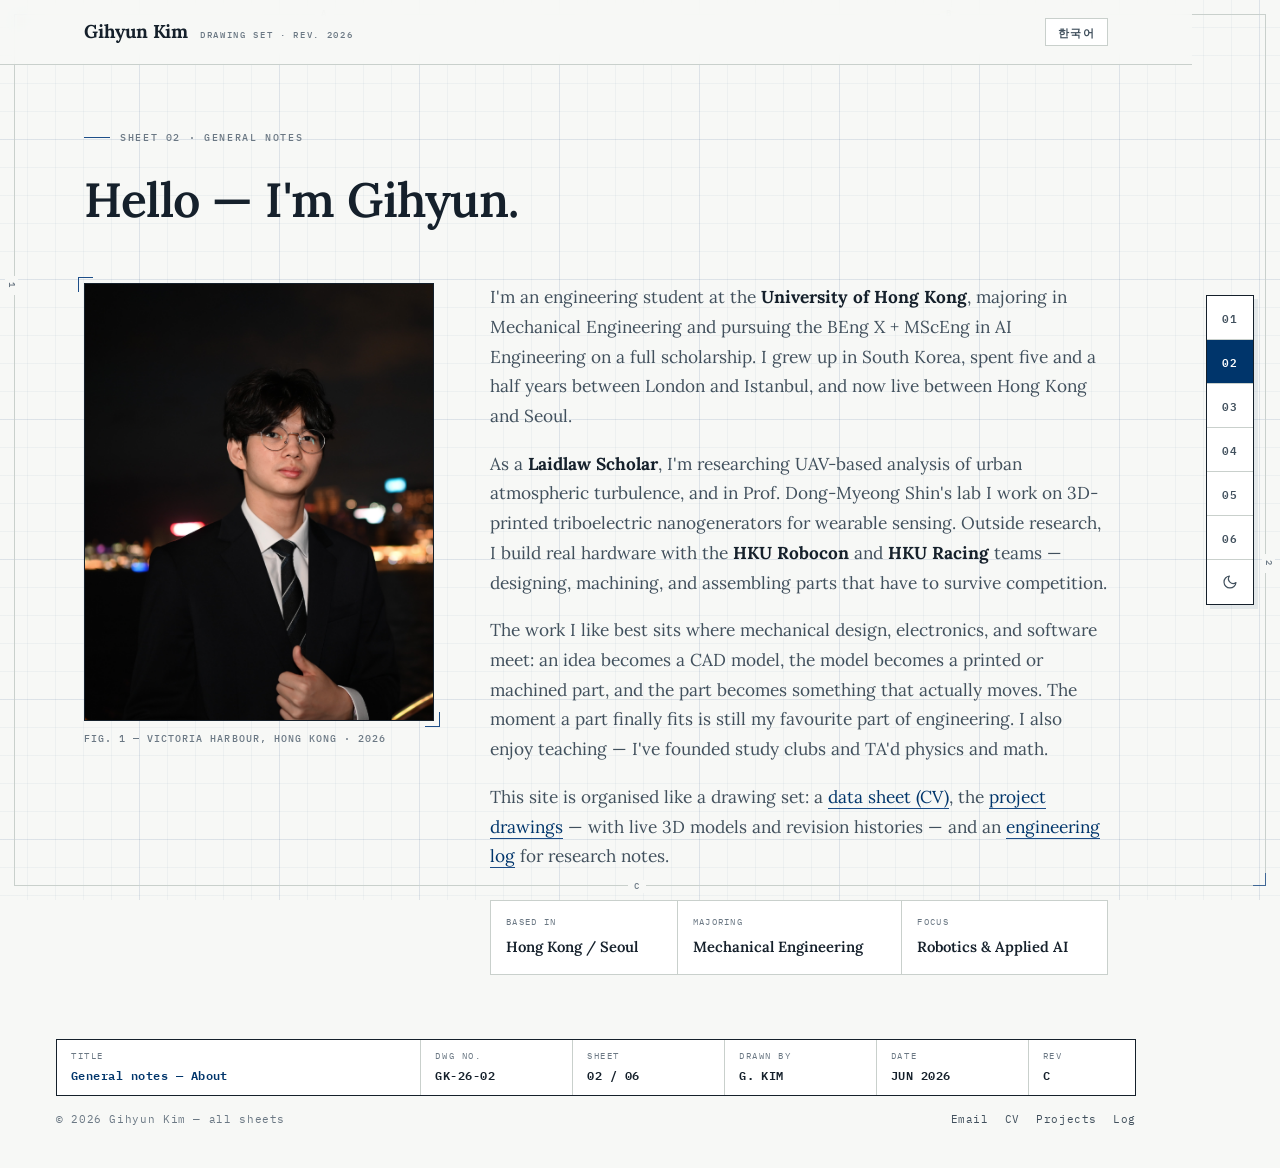
<file: about.html>
<!DOCTYPE html>
<html lang="en">
<head>
  <meta charset="UTF-8" />
  <meta name="viewport" content="width=device-width, initial-scale=1.0" />
  <meta name="theme-color" content="#f7f8f6" media="(prefers-color-scheme: light)" />
  <meta name="theme-color" content="#0f1722" media="(prefers-color-scheme: dark)" />
  <title>About — Gihyun Kim</title>
  <meta name="description" content="About Gihyun Kim — engineering student at HKU." />
  <meta property="og:type" content="website" />
  <meta property="og:title" content="About — Gihyun Kim" />
  <meta property="og:description" content="Engineering student at HKU working across robotics, mechanical design, and applied AI." />
  <meta property="og:image" content="https://kim-gihyun.github.io/assets/og-card.png" />
  <meta property="og:image:width" content="1200" />
  <meta property="og:image:height" content="630" />
  <meta name="twitter:image" content="https://kim-gihyun.github.io/assets/og-card.png" />
  <meta property="og:url" content="https://kim-gihyun.github.io/about.html" />
  <meta name="twitter:card" content="summary_large_image" />
  <link rel="icon" href="assets/favicon.svg" type="image/svg+xml" />
  <script>(function(){try{var t=localStorage.getItem('theme');if(t==='dark'||(!t&&window.matchMedia&&matchMedia('(prefers-color-scheme:dark)').matches))document.documentElement.classList.add('dark');}catch(e){}})();</script>
  <link rel="stylesheet" href="style.css?v=62" />
</head>
<body>

  <header class="topbar">
    <div class="tb-inner">
      <a class="brand" href="index.html">Gihyun Kim <span class="brand-sub">Drawing set &middot; rev. 2026</span></a>
      <button class="nav-toggle" aria-label="Menu" aria-expanded="false"><span></span><span></span><span></span></button>
      <nav class="nav-links" aria-label="Primary">
        <a href="index.html"><i>01</i>Home</a>
        <a href="about.html" class="active"><i>02</i>About</a>
        <a href="cv.html"><i>03</i>CV</a>
        <a href="projects.html"><i>04</i>Projects</a>
        <a href="personal.html"><i>05</i>Personal</a>
        <a href="blog.html"><i>06</i>Log</a>
        <button class="theme-btn" type="button" aria-label="Toggle dark mode"></button>
      </nav>
    </div>
  </header>

  <main class="container">
    <header class="page-head reveal">
      <p class="eyebrow">Sheet 02 &middot; General notes</p>
      <h1 data-i18n="about.h1">Hello — I'm Gihyun.</h1>
    </header>

    <div class="about-grid">
      <div class="about-photo-col reveal">
        <div class="about-photo">
          <img src="assets/profile.jpg" alt="Gihyun Kim"
               onerror="this.parentNode.innerHTML='<div class=\'ph-fallback\'>Add your photo as<br>assets/profile.jpg</div>'" />
        </div>
        <p class="fig-label">Fig. 1 — Victoria Harbour, Hong Kong &middot; 2026</p>
      </div>
      <div class="about-body reveal">
        <p data-i18n="about.p1">
          I'm an engineering student at the <strong>University of Hong Kong</strong>, majoring
          in Mechanical Engineering and pursuing the BEng X + MScEng in AI Engineering on a
          full scholarship. I grew up in South Korea, spent five and a half years between
          London and Istanbul, and now live between Hong Kong and Seoul.
        </p>
        <p data-i18n="about.p2">
          As a <strong>Laidlaw Scholar</strong>, I'm researching UAV-based analysis of urban
          atmospheric turbulence, and in Prof. Dong-Myeong Shin's lab I work on 3D-printed
          triboelectric nanogenerators for wearable sensing. Outside research, I build real
          hardware with the <strong>HKU Robocon</strong> and <strong>HKU Racing</strong> teams —
          designing, machining, and assembling parts that have to survive competition.
        </p>
        <p data-i18n="about.p3">
          The work I like best sits where mechanical design, electronics, and software meet:
          an idea becomes a CAD model, the model becomes a printed or machined part, and the
          part becomes something that actually moves. The moment a part finally fits is still
          my favourite part of engineering. I also enjoy teaching — I've founded study clubs
          and TA'd physics and math.
        </p>
        <p data-i18n="about.p4">
          This site is organised like a drawing set: a <a href="cv.html">data sheet (CV)</a>,
          the <a href="projects.html">project drawings</a> — with live 3D models and revision
          histories — and an <a href="blog.html">engineering log</a> for research notes.
        </p>

        <div class="fact-row">
          <div class="fact"><span class="k" data-i18n="about.f1k">Based in</span><span class="v" data-i18n="about.f1v">Hong Kong / Seoul</span></div>
          <div class="fact"><span class="k" data-i18n="about.f2k">Majoring</span><span class="v" data-i18n="about.f2v">Mechanical Engineering</span></div>
          <div class="fact"><span class="k" data-i18n="about.f3k">Focus</span><span class="v" data-i18n="about.f3v">Robotics &amp; Applied AI</span></div>
        </div>
      </div>
    </div>
  </main>

  <footer class="titleblock">
    <div class="tb-grid">
      <div class="tb-cell tb-title"><span class="k">Title</span><b>General notes — About</b></div>
      <div class="tb-cell"><span class="k">Dwg no.</span><b>GK-26-02</b></div>
      <div class="tb-cell"><span class="k">Sheet</span><b>02 / 06</b></div>
      <div class="tb-cell"><span class="k">Drawn by</span><b>G. KIM</b></div>
      <div class="tb-cell"><span class="k">Date</span><b>JUN 2026</b></div>
      <div class="tb-cell"><span class="k">Rev</span><b>C</b></div>
    </div>
    <div class="tb-links">
      <div>&copy; <span data-year></span> Gihyun Kim — all sheets</div>
      <div class="fl">
        <a href="mailto:ghkim1106@connect.hku.hk">Email</a>
        <a href="cv.html">CV</a>
        <a href="projects.html">Projects</a>
        <a href="blog.html">Log</a>
      </div>
    </div>
  </footer>

  <script src="i18n.js?v=5"></script>
  <script src="main.js?v=57"></script>
</body>
</html>
</file>
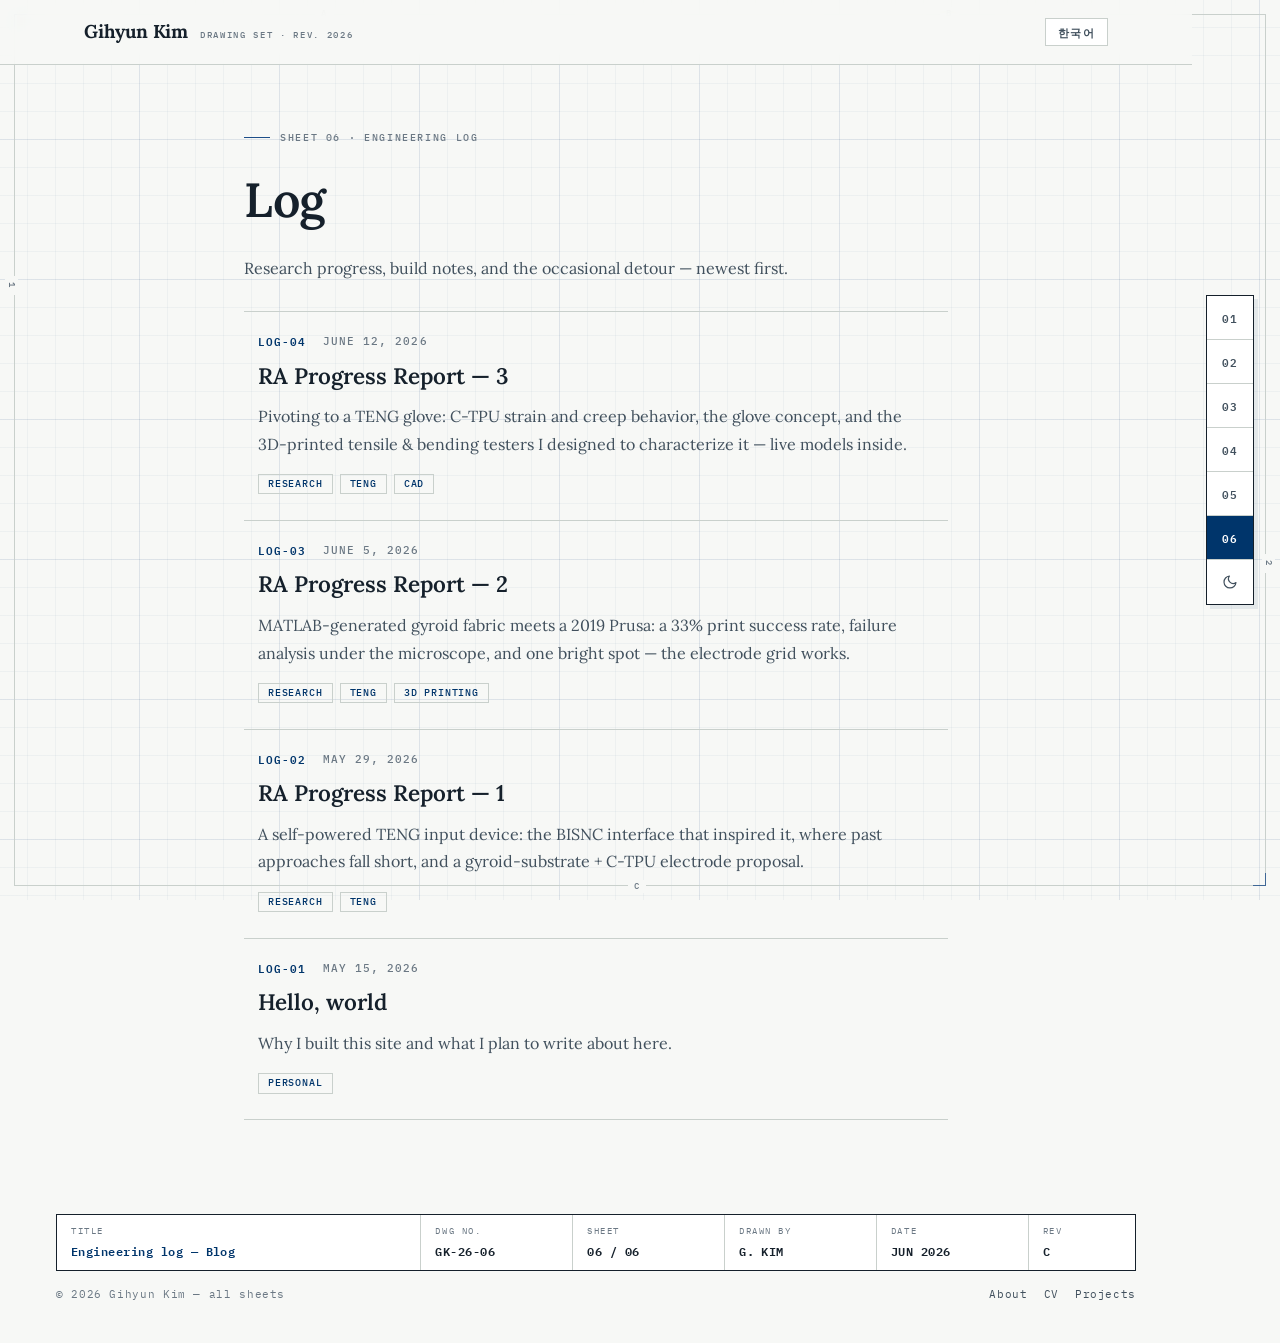
<file: blog.html>
<!DOCTYPE html>
<html lang="en">
<head>
  <meta charset="UTF-8" />
  <meta name="viewport" content="width=device-width, initial-scale=1.0" />
  <meta name="theme-color" content="#f7f8f6" media="(prefers-color-scheme: light)" />
  <meta name="theme-color" content="#0f1722" media="(prefers-color-scheme: dark)" />
  <title>Log — Gihyun Kim</title>
  <meta name="description" content="Engineering log — research progress and notes by Gihyun Kim." />
  <meta property="og:type" content="website" />
  <meta property="og:title" content="Log — Gihyun Kim" />
  <meta property="og:description" content="Research progress, project updates, and notes by Gihyun Kim." />
  <meta property="og:image" content="https://kim-gihyun.github.io/assets/og-card.png" />
  <meta property="og:image:width" content="1200" />
  <meta property="og:image:height" content="630" />
  <meta name="twitter:image" content="https://kim-gihyun.github.io/assets/og-card.png" />
  <meta property="og:url" content="https://kim-gihyun.github.io/blog.html" />
  <meta name="twitter:card" content="summary_large_image" />
  <link rel="icon" href="assets/favicon.svg" type="image/svg+xml" />
  <script>(function(){try{var t=localStorage.getItem('theme');if(t==='dark'||(!t&&window.matchMedia&&matchMedia('(prefers-color-scheme:dark)').matches))document.documentElement.classList.add('dark');}catch(e){}})();</script>
  <link rel="stylesheet" href="style.css?v=62" />
</head>
<body>

  <header class="topbar">
    <div class="tb-inner">
      <a class="brand" href="index.html">Gihyun Kim <span class="brand-sub">Drawing set &middot; rev. 2026</span></a>
      <button class="nav-toggle" aria-label="Menu" aria-expanded="false"><span></span><span></span><span></span></button>
      <nav class="nav-links" aria-label="Primary">
        <a href="index.html"><i>01</i>Home</a>
        <a href="about.html"><i>02</i>About</a>
        <a href="cv.html"><i>03</i>CV</a>
        <a href="projects.html"><i>04</i>Projects</a>
        <a href="personal.html"><i>05</i>Personal</a>
        <a href="blog.html" class="active"><i>06</i>Log</a>
        <button class="theme-btn" type="button" aria-label="Toggle dark mode"></button>
      </nav>
    </div>
  </header>

  <main class="container narrow">
    <header class="page-head reveal">
      <p class="eyebrow">Sheet 06 &middot; Engineering log</p>
      <h1>Log</h1>
      <p class="sub" data-i18n="blog.sub">Research progress, build notes, and the occasional detour — newest first.</p>
    </header>

    <section class="block" style="padding-top:20px">
      <ul class="post-list" id="post-list">
        <li class="loading">Loading entries…</li>
      </ul>
    </section>
  </main>

  <footer class="titleblock">
    <div class="tb-grid">
      <div class="tb-cell tb-title"><span class="k">Title</span><b>Engineering log — Blog</b></div>
      <div class="tb-cell"><span class="k">Dwg no.</span><b>GK-26-06</b></div>
      <div class="tb-cell"><span class="k">Sheet</span><b>06 / 06</b></div>
      <div class="tb-cell"><span class="k">Drawn by</span><b>G. KIM</b></div>
      <div class="tb-cell"><span class="k">Date</span><b>JUN 2026</b></div>
      <div class="tb-cell"><span class="k">Rev</span><b>C</b></div>
    </div>
    <div class="tb-links">
      <div>&copy; <span data-year></span> Gihyun Kim — all sheets</div>
      <div class="fl">
        <a href="about.html">About</a>
        <a href="cv.html">CV</a>
        <a href="projects.html">Projects</a>
      </div>
    </div>
  </footer>

  <script src="i18n.js?v=5"></script>
  <script src="main.js?v=57"></script>
  <script>
    fetch("posts.json")
      .then(function (r) { return r.json(); })
      .then(function (posts) {
        // log numbers run chronologically (oldest = LOG-01); display newest first
        var byDate = posts.slice().sort(function (a, b) { return a.date.localeCompare(b.date); });
        var num = {};
        byDate.forEach(function (p, i) { num[p.file] = "LOG-" + String(i + 1).padStart(2, "0"); });
        posts.sort(function (a, b) { return b.date.localeCompare(a.date); });

        var list = document.getElementById("post-list");
        if (!posts.length) { list.innerHTML = '<li class="empty">No entries yet — first sheet still on the board.</li>'; return; }
        list.innerHTML = posts.map(function (p) {
          var tags = (p.tags || []).map(function (t) { return '<span class="tag-pill">' + escapeHtml(t) + '</span>'; }).join("");
          var url = "post.html?p=" + encodeURIComponent(p.file);
          return '<li><a class="post-card-link" href="' + url + '">' +
                 '<div class="meta"><b>' + num[p.file] + '</b><span>' + formatDate(p.date) + '</span></div>' +
                 '<h3>' + escapeHtml(p.title) + '</h3>' +
                 '<p class="excerpt">' + escapeHtml(p.excerpt || "") + '</p>' +
                 '<div>' + tags + '</div></a></li>';
        }).join("");
      })
      .catch(function () {
        document.getElementById("post-list").innerHTML =
          '<li class="empty">Could not load posts. (Serve over http, not file://.)</li>';
      });

    function formatDate(s) {
      var d = new Date(s + "T00:00:00");
      if (isNaN(d)) return s;
      return d.toLocaleDateString(undefined, { year: "numeric", month: "long", day: "numeric" });
    }
    function escapeHtml(s) {
      return String(s).replace(/[&<>"']/g, function (c) {
        return { "&": "&amp;", "<": "&lt;", ">": "&gt;", '"': "&quot;", "'": "&#39;" }[c];
      });
    }
  </script>
</body>
</html>
</file>
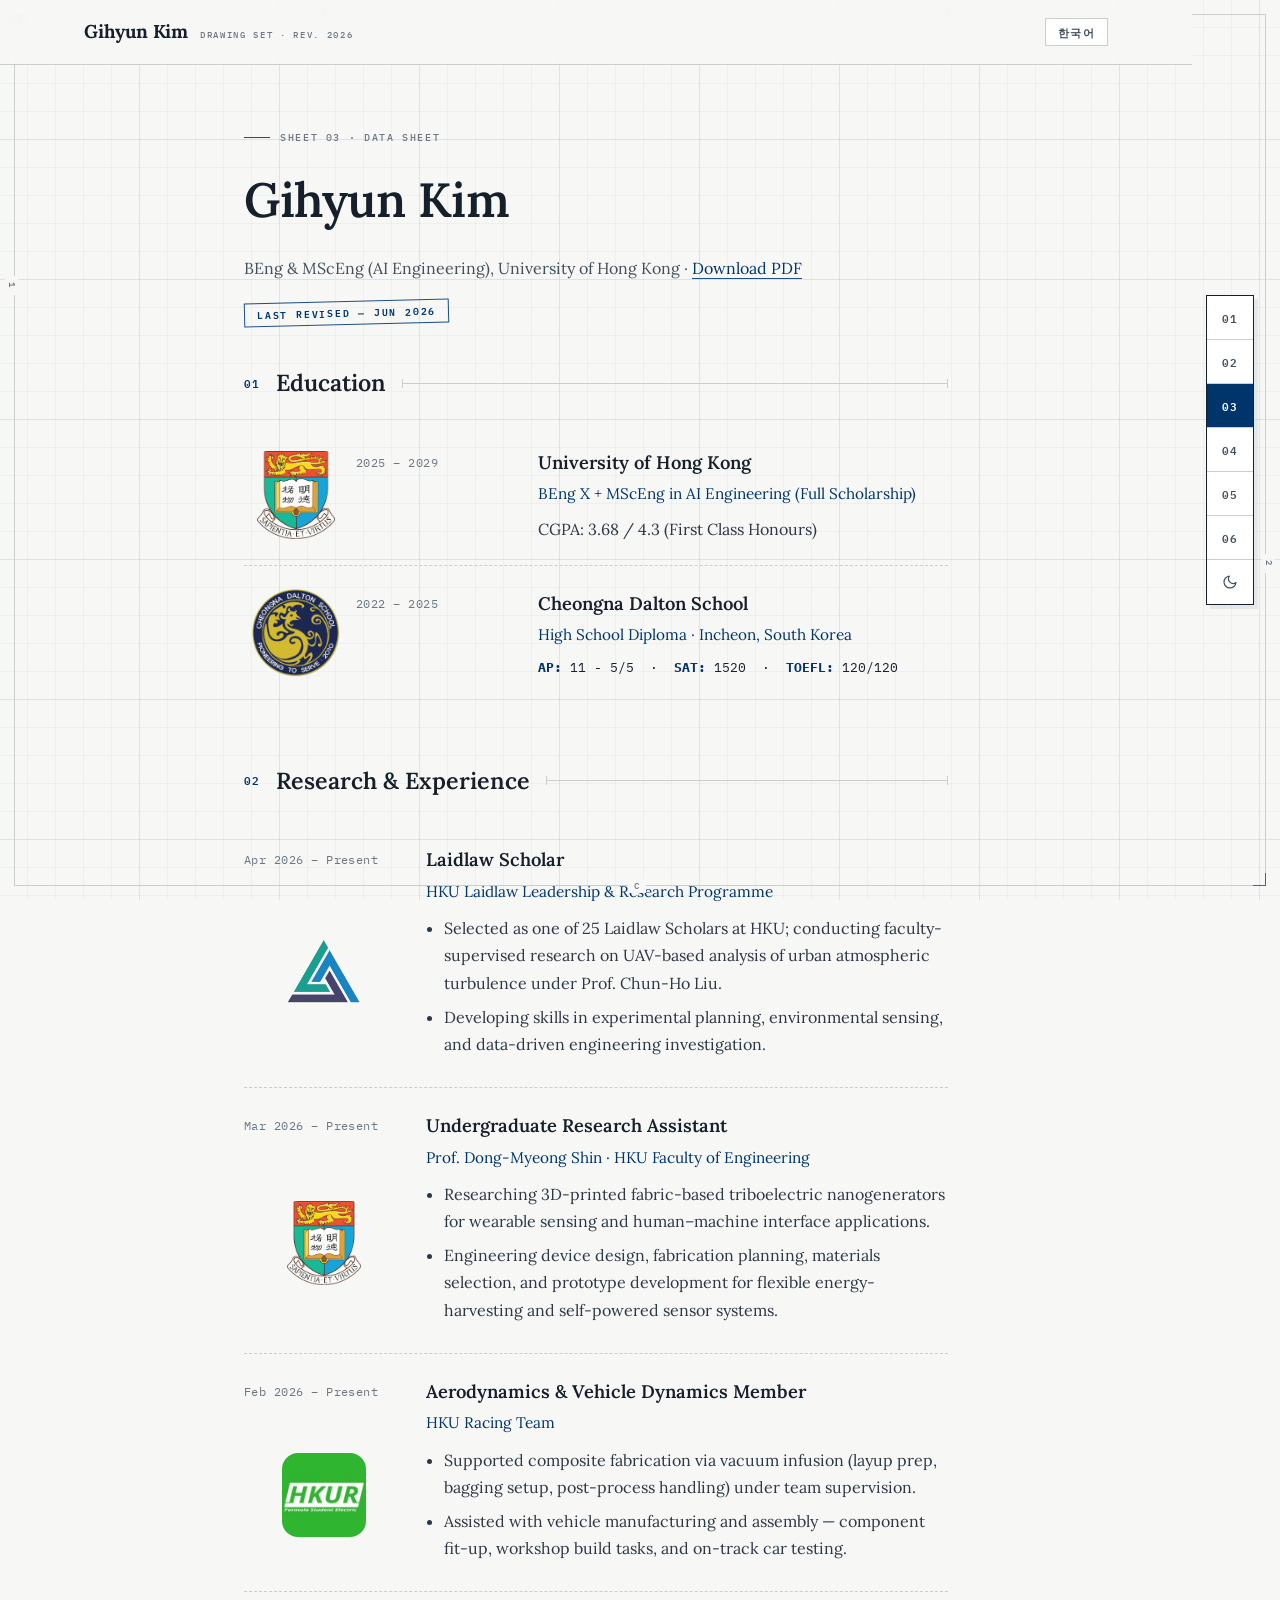
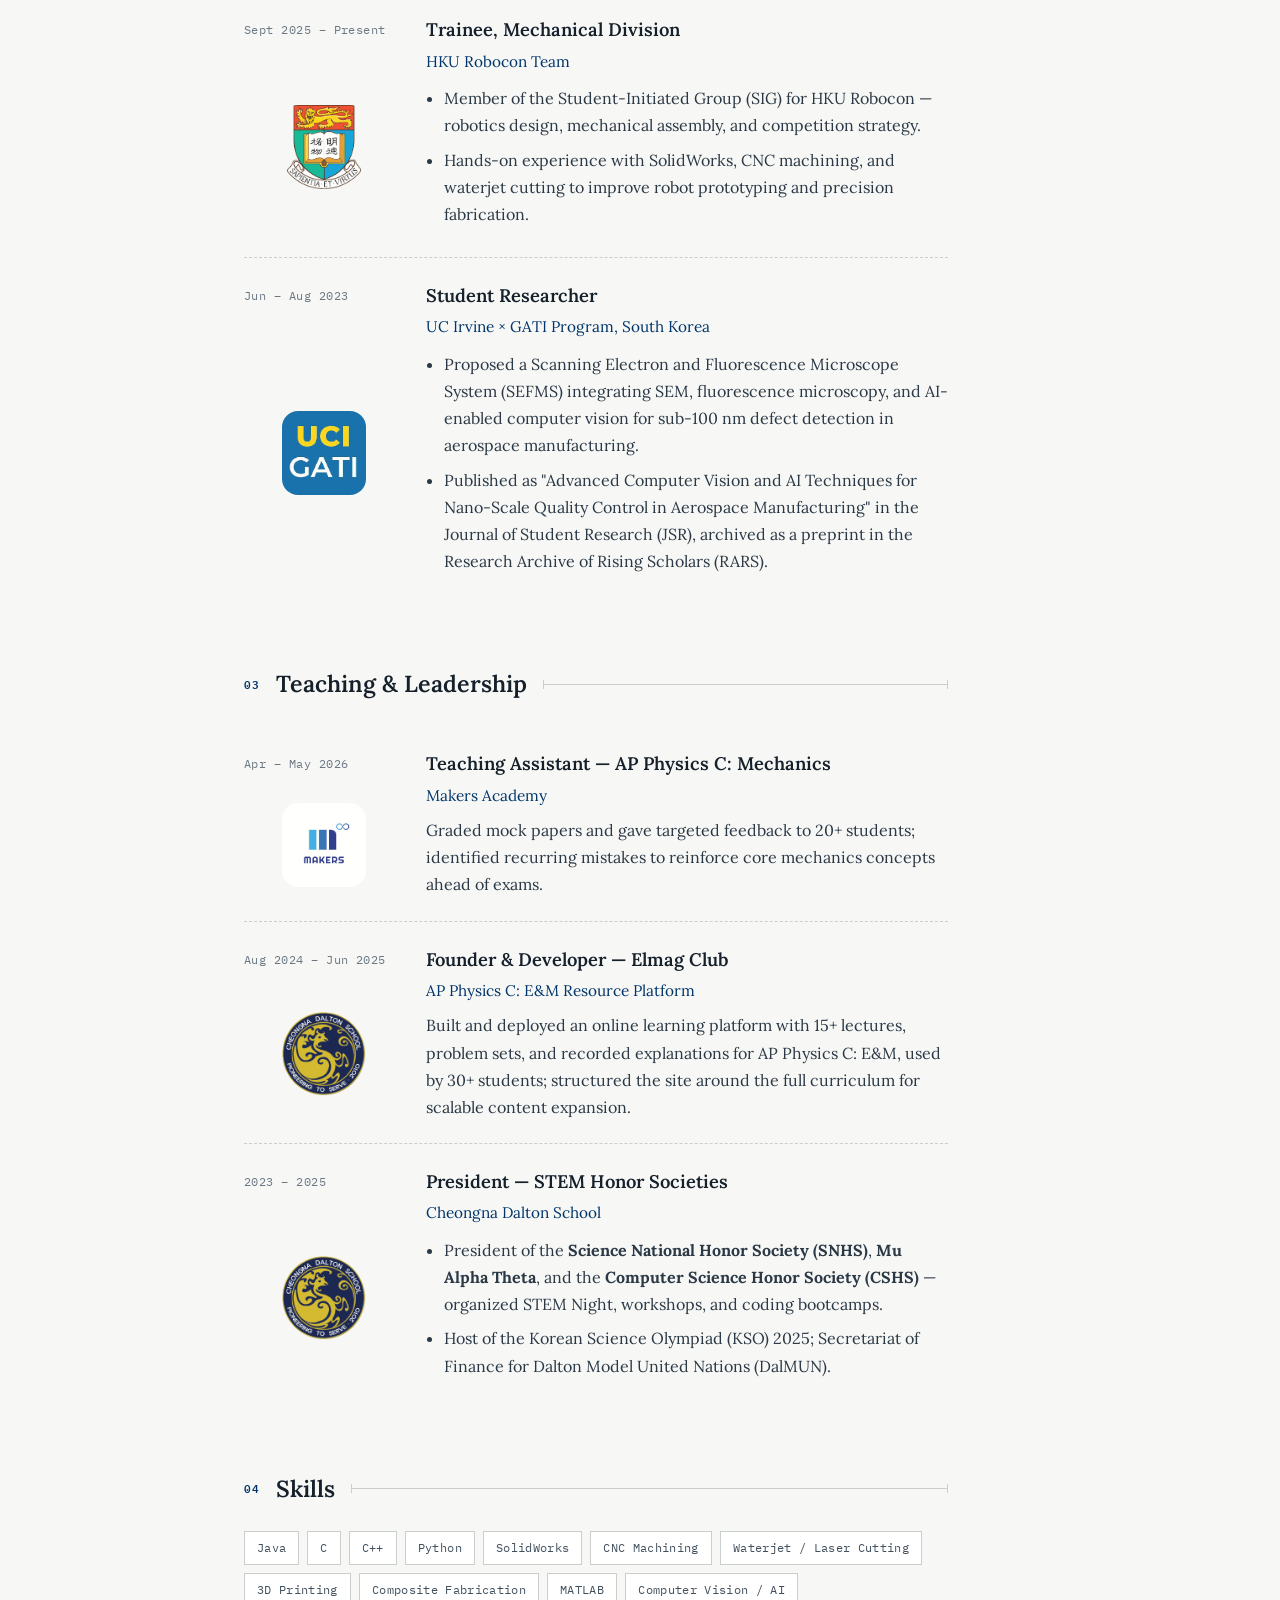
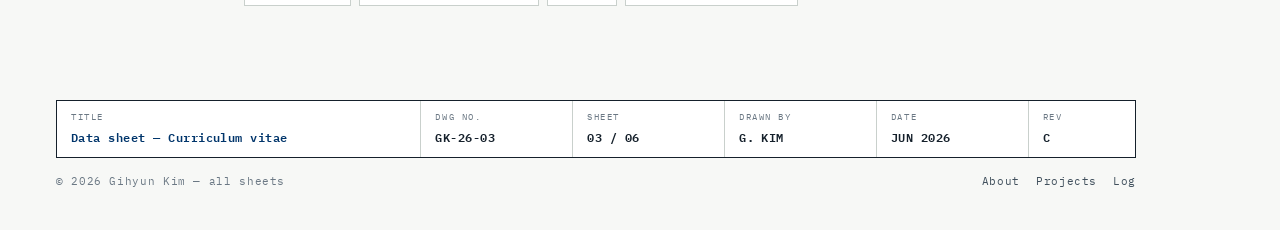
<file: cv.html>
<!DOCTYPE html>
<html lang="en">
<head>
  <meta charset="UTF-8" />
  <meta name="viewport" content="width=device-width, initial-scale=1.0" />
  <meta name="theme-color" content="#f7f8f6" media="(prefers-color-scheme: light)" />
  <meta name="theme-color" content="#0f1722" media="(prefers-color-scheme: dark)" />
  <title>CV — Gihyun Kim</title>
  <meta name="description" content="Curriculum vitae of Gihyun Kim — education, research, experience, and skills." />
  <meta property="og:type" content="website" />
  <meta property="og:title" content="Gihyun Kim — CV" />
  <meta property="og:description" content="Education, research, and experience of Gihyun Kim, engineering student at HKU." />
  <meta property="og:image" content="https://kim-gihyun.github.io/assets/og-card.png" />
  <meta property="og:image:width" content="1200" />
  <meta property="og:image:height" content="630" />
  <meta name="twitter:image" content="https://kim-gihyun.github.io/assets/og-card.png" />
  <meta property="og:url" content="https://kim-gihyun.github.io/cv.html" />
  <meta name="twitter:card" content="summary_large_image" />
  <link rel="icon" href="assets/favicon.svg" type="image/svg+xml" />
  <script>(function(){try{var t=localStorage.getItem('theme');if(t==='dark'||(!t&&window.matchMedia&&matchMedia('(prefers-color-scheme:dark)').matches))document.documentElement.classList.add('dark');}catch(e){}})();</script>
  <link rel="stylesheet" href="style.css?v=62" />
</head>
<body>

  <header class="topbar">
    <div class="tb-inner">
      <a class="brand" href="index.html">Gihyun Kim <span class="brand-sub">Drawing set &middot; rev. 2026</span></a>
      <button class="nav-toggle" aria-label="Menu" aria-expanded="false"><span></span><span></span><span></span></button>
      <nav class="nav-links" aria-label="Primary">
        <a href="index.html"><i>01</i>Home</a>
        <a href="about.html"><i>02</i>About</a>
        <a href="cv.html" class="active"><i>03</i>CV</a>
        <a href="projects.html"><i>04</i>Projects</a>
        <a href="personal.html"><i>05</i>Personal</a>
        <a href="blog.html"><i>06</i>Log</a>
        <button class="theme-btn" type="button" aria-label="Toggle dark mode"></button>
      </nav>
    </div>
  </header>

  <main class="container narrow">
    <header class="page-head reveal">
      <p class="eyebrow">Sheet 03 &middot; Data sheet</p>
      <h1>Gihyun Kim</h1>
      <p class="sub">
        BEng &amp; MScEng (AI Engineering), University of Hong Kong &middot;
        <a href="assets/cv.pdf" target="_blank" rel="noopener">Download PDF</a>
      </p>
      <span class="stamp">Last revised — Jun 2026</span>
    </header>

    <!-- EDUCATION -->
    <section class="block reveal">
      <h2><span class="num">01</span> Education</h2>
      <div class="entry has-logo logo-shift" style="--logo:url('assets/hku-eng.png')">
        <div class="when">2025 – 2029</div>
        <div class="what">
          <h3>University of Hong Kong</h3>
          <div class="org">BEng X + MScEng in AI Engineering (Full Scholarship)</div>
          <p>CGPA: 3.68 / 4.3 (First Class Honours)</p>
        </div>
      </div>
      <div class="entry has-logo logo-shift" style="--logo:url('assets/cds%20logo.png')">
        <div class="when">2022 – 2025</div>
        <div class="what">
          <h3>Cheongna Dalton School</h3>
          <div class="org">High School Diploma &middot; Incheon, South Korea</div>
          <p class="scores"><b>AP:</b> 11 - 5/5 &nbsp;&middot;&nbsp; <b>SAT:</b> 1520 &nbsp;&middot;&nbsp; <b>TOEFL:</b> 120/120</p>
        </div>
      </div>
    </section>

    <!-- RESEARCH & EXPERIENCE -->
    <section class="block reveal">
      <h2><span class="num">02</span> Research &amp; Experience</h2>

      <div class="entry has-logo logo-big" style="--logo:url('assets/laidlaw.png')">
        <div class="when">Apr 2026 – Present</div>
        <div class="what">
          <h3>Laidlaw Scholar</h3>
          <div class="org">HKU Laidlaw Leadership &amp; Research Programme</div>
          <ul>
            <li>Selected as one of 25 Laidlaw Scholars at HKU; conducting faculty-supervised
                research on UAV-based analysis of urban atmospheric turbulence under Prof. Chun-Ho Liu.</li>
            <li>Developing skills in experimental planning, environmental sensing, and
                data-driven engineering investigation.</li>
          </ul>
        </div>
      </div>

      <div class="entry has-logo" style="--logo:url('assets/hku-eng.png')">
        <div class="when">Mar 2026 – Present</div>
        <div class="what">
          <h3>Undergraduate Research Assistant</h3>
          <div class="org">Prof. Dong-Myeong Shin &middot; HKU Faculty of Engineering</div>
          <ul>
            <li>Researching 3D-printed fabric-based triboelectric nanogenerators for wearable
                sensing and human–machine interface applications.</li>
            <li>Engineering device design, fabrication planning, materials selection, and prototype
                development for flexible energy-harvesting and self-powered sensor systems.</li>
          </ul>
        </div>
      </div>

      <div class="entry has-logo" style="--logo:url('assets/hkur.png')">
        <div class="when">Feb 2026 – Present</div>
        <div class="what">
          <h3>Aerodynamics &amp; Vehicle Dynamics Member</h3>
          <div class="org">HKU Racing Team</div>
          <ul>
            <li>Supported composite fabrication via vacuum infusion (layup prep, bagging setup,
                post-process handling) under team supervision.</li>
            <li>Assisted with vehicle manufacturing and assembly — component fit-up, workshop
                build tasks, and on-track car testing.</li>
          </ul>
        </div>
      </div>

      <div class="entry has-logo" style="--logo:url('assets/hku-eng.png')">
        <div class="when">Sept 2025 – Present</div>
        <div class="what">
          <h3>Trainee, Mechanical Division</h3>
          <div class="org">HKU Robocon Team</div>
          <ul>
            <li>Member of the Student-Initiated Group (SIG) for HKU Robocon — robotics design,
                mechanical assembly, and competition strategy.</li>
            <li>Hands-on experience with SolidWorks, CNC machining, and waterjet cutting to improve
                robot prototyping and precision fabrication.</li>
          </ul>
        </div>
      </div>

      <div class="entry has-logo" style="--logo:url('assets/uci%20gati%20logo.png')">
        <div class="when">Jun – Aug 2023</div>
        <div class="what">
          <h3>Student Researcher</h3>
          <div class="org">UC Irvine &times; GATI Program, South Korea</div>
          <ul>
            <li>Proposed a Scanning Electron and Fluorescence Microscope System (SEFMS) integrating
                SEM, fluorescence microscopy, and AI-enabled computer vision for sub-100 nm defect
                detection in aerospace manufacturing.</li>
            <li>Published as "Advanced Computer Vision and AI Techniques for Nano-Scale Quality
                Control in Aerospace Manufacturing" in the Journal of Student Research (JSR), archived
                as a preprint in the Research Archive of Rising Scholars (RARS).</li>
          </ul>
        </div>
      </div>
    </section>

    <!-- TEACHING & LEADERSHIP -->
    <section class="block reveal">
      <h2><span class="num">03</span> Teaching &amp; Leadership</h2>

      <div class="entry has-logo" style="--logo:url('assets/makers%20logo.jpg')">
        <div class="when">Apr – May 2026</div>
        <div class="what">
          <h3>Teaching Assistant — AP Physics C: Mechanics</h3>
          <div class="org">Makers Academy</div>
          <p>Graded mock papers and gave targeted feedback to 20+ students; identified recurring
             mistakes to reinforce core mechanics concepts ahead of exams.</p>
        </div>
      </div>

      <div class="entry has-logo" style="--logo:url('assets/cds%20logo.png')">
        <div class="when">Aug 2024 – Jun 2025</div>
        <div class="what">
          <h3>Founder &amp; Developer — Elmag Club</h3>
          <div class="org">AP Physics C: E&amp;M Resource Platform</div>
          <p>Built and deployed an online learning platform with 15+ lectures, problem sets, and
             recorded explanations for AP Physics C: E&amp;M, used by 30+ students; structured the
             site around the full curriculum for scalable content expansion.</p>
        </div>
      </div>

      <div class="entry has-logo" style="--logo:url('assets/cds%20logo.png')">
        <div class="when">2023 – 2025</div>
        <div class="what">
          <h3>President — STEM Honor Societies</h3>
          <div class="org">Cheongna Dalton School</div>
          <ul>
            <li>President of the <strong>Science National Honor Society (SNHS)</strong>,
                <strong>Mu Alpha Theta</strong>, and the
                <strong>Computer Science Honor Society (CSHS)</strong> — organized STEM Night,
                workshops, and coding bootcamps.</li>
            <li>Host of the Korean Science Olympiad (KSO) 2025; Secretariat of Finance for
                Dalton Model United Nations (DalMUN).</li>
          </ul>
        </div>
      </div>
    </section>

    <!-- SKILLS -->
    <section class="block reveal">
      <h2><span class="num">04</span> Skills</h2>
      <div class="tags">
        <span>Java</span><span>C</span><span>C++</span><span>Python</span>
        <span>SolidWorks</span><span>CNC Machining</span><span>Waterjet / Laser Cutting</span>
        <span>3D Printing</span><span>Composite Fabrication</span><span>MATLAB</span>
        <span>Computer Vision / AI</span>
      </div>
    </section>
  </main>

  <footer class="titleblock">
    <div class="tb-grid">
      <div class="tb-cell tb-title"><span class="k">Title</span><b>Data sheet — Curriculum vitae</b></div>
      <div class="tb-cell"><span class="k">Dwg no.</span><b>GK-26-03</b></div>
      <div class="tb-cell"><span class="k">Sheet</span><b>03 / 06</b></div>
      <div class="tb-cell"><span class="k">Drawn by</span><b>G. KIM</b></div>
      <div class="tb-cell"><span class="k">Date</span><b>JUN 2026</b></div>
      <div class="tb-cell"><span class="k">Rev</span><b>C</b></div>
    </div>
    <div class="tb-links">
      <div>&copy; <span data-year></span> Gihyun Kim — all sheets</div>
      <div class="fl">
        <a href="about.html">About</a>
        <a href="projects.html">Projects</a>
        <a href="blog.html">Log</a>
      </div>
    </div>
  </footer>

  <script src="i18n.js?v=5"></script>
  <script src="main.js?v=57"></script>
</body>
</html>
</file>
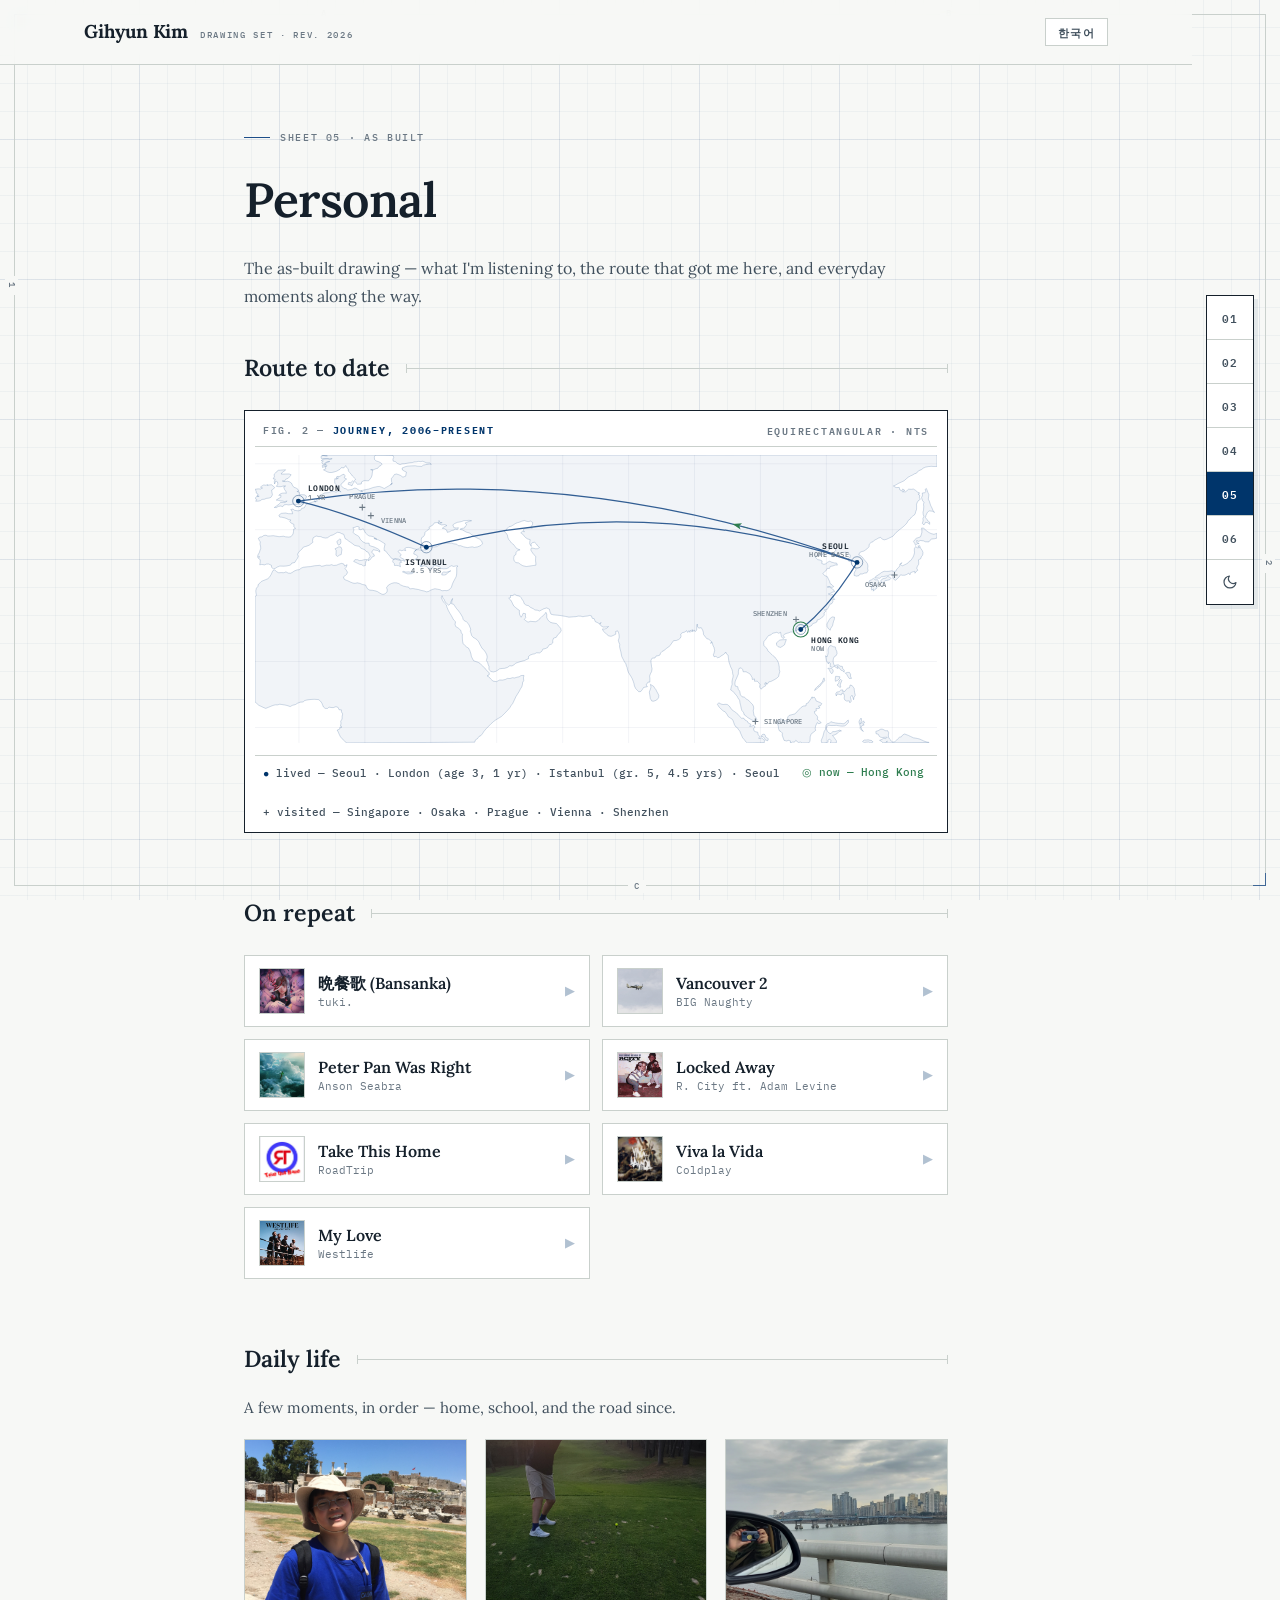
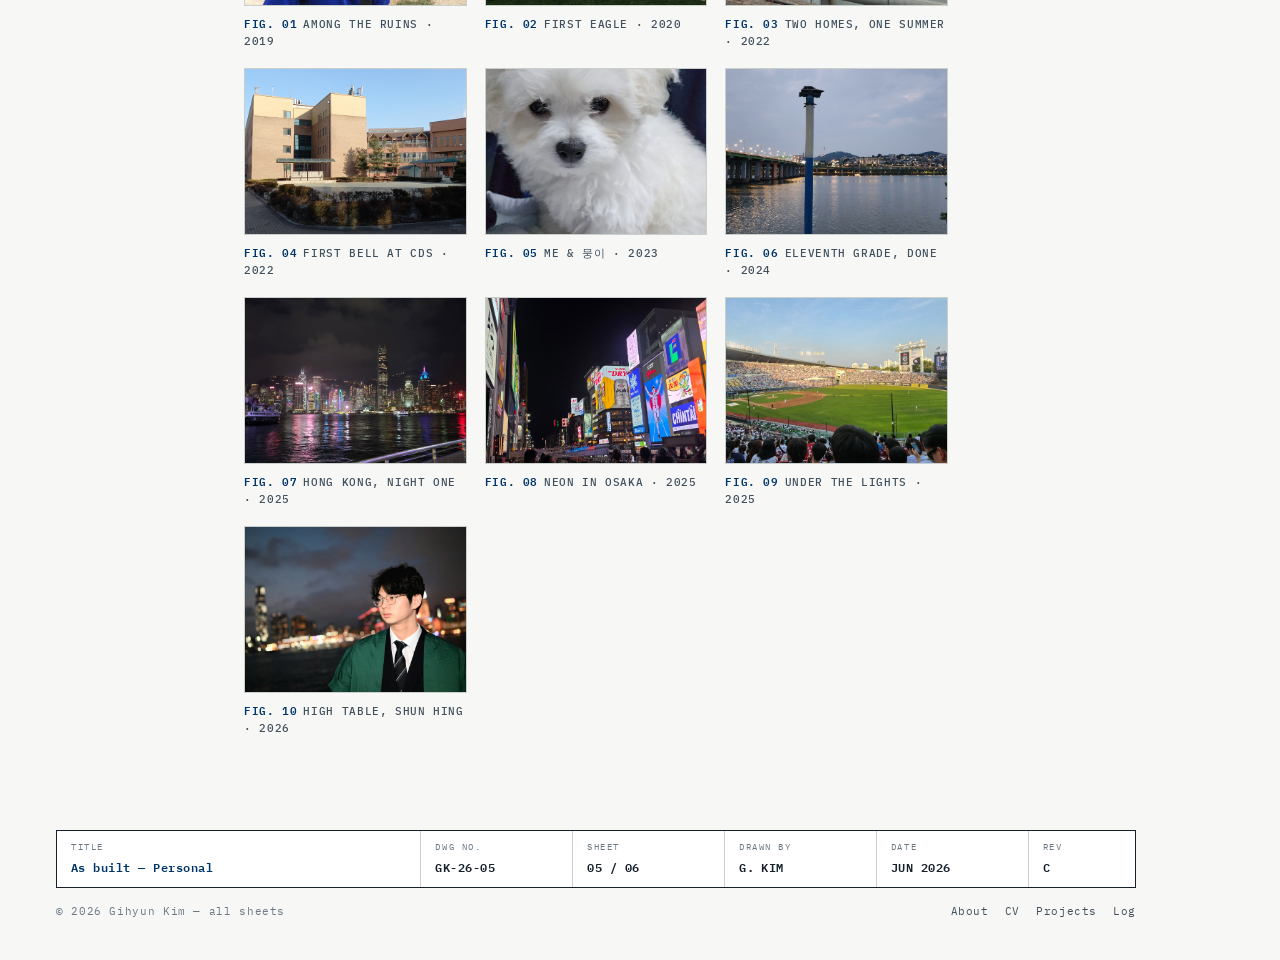
<file: personal.html>
<!DOCTYPE html>
<html lang="en">
<head>
  <meta charset="UTF-8" />
  <meta name="viewport" content="width=device-width, initial-scale=1.0" />
  <meta name="theme-color" content="#f7f8f6" media="(prefers-color-scheme: light)" />
  <meta name="theme-color" content="#0f1722" media="(prefers-color-scheme: dark)" />
  <title>Personal — Gihyun Kim</title>
  <meta name="description" content="Off the clock — music, places, and daily life of Gihyun Kim." />
  <meta property="og:type" content="website" />
  <meta property="og:title" content="Personal — Gihyun Kim" />
  <meta property="og:description" content="Music, travel, and everyday moments." />
  <meta property="og:image" content="https://kim-gihyun.github.io/assets/og-card.png" />
  <meta property="og:image:width" content="1200" />
  <meta property="og:image:height" content="630" />
  <meta name="twitter:image" content="https://kim-gihyun.github.io/assets/og-card.png" />
  <meta property="og:url" content="https://kim-gihyun.github.io/personal.html" />
  <meta name="twitter:card" content="summary_large_image" />
  <link rel="icon" href="assets/favicon.svg" type="image/svg+xml" />
  <script>(function(){try{var t=localStorage.getItem('theme');if(t==='dark'||(!t&&window.matchMedia&&matchMedia('(prefers-color-scheme:dark)').matches))document.documentElement.classList.add('dark');}catch(e){}})();</script>
  <link rel="stylesheet" href="style.css?v=62" />
</head>
<body>

  <header class="topbar">
    <div class="tb-inner">
      <a class="brand" href="index.html">Gihyun Kim <span class="brand-sub">Drawing set &middot; rev. 2026</span></a>
      <button class="nav-toggle" aria-label="Menu" aria-expanded="false"><span></span><span></span><span></span></button>
      <nav class="nav-links" aria-label="Primary">
        <a href="index.html"><i>01</i>Home</a>
        <a href="about.html"><i>02</i>About</a>
        <a href="cv.html"><i>03</i>CV</a>
        <a href="projects.html"><i>04</i>Projects</a>
        <a href="personal.html" class="active"><i>05</i>Personal</a>
        <a href="blog.html"><i>06</i>Log</a>
        <button class="theme-btn" type="button" aria-label="Toggle dark mode"></button>
      </nav>
    </div>
  </header>

  <main class="container narrow">
    <header class="page-head reveal">
      <p class="eyebrow">Sheet 05 &middot; As built</p>
      <h1>Personal</h1>
      <p class="sub" data-i18n="personal.sub">The as-built drawing — what I'm listening to, the route that got me here, and everyday moments along the way.</p>
    </header>

    <!-- ROUTE MAP -->
    <section class="block reveal">
      <h2 data-i18n="personal.h2map">Route to date</h2>
      <div class="map-wrap">
        <div class="map-head"><span>Fig. 2 — <b>Journey, 2006&ndash;present</b></span><span>Equirectangular &middot; NTS</span></div>
        <svg class="journey" viewBox="0 0 900 380" role="img"
             aria-label="Map of the journey: born in Korea, London at age 3, Istanbul in 5th grade, back to Korea, now Hong Kong. Visited: Singapore, Osaka, Prague, Vienna, Shenzhen.">
          <path class="land" d="M798.8 354.7L801.1 353.1L802.9 350.8L804.5 353.2L802.1 354.5L803.9 356.4L801.0 356.9L799.8 359.3L800.9 362.4L802.9 364.8L800.5 363.4L798.6 361.0L798.7 357.9L797.9 355.3L797.0 352.3L797.9 349.7L799.8 347.2L800.5 349.7L799.7 352.9ZM738.4 310.7L739.7 308.0L741.7 306.0L744.4 303.9L746.6 301.4L748.7 299.4L749.7 296.7L750.9 294.1L751.8 297.5L750.3 299.7L747.9 301.6L745.7 305.0L743.2 306.8L741.1 309.0L738.4 310.7ZM768.5 292.2L772.0 292.7L771.0 295.5L768.6 297.6L765.9 298.6L765.7 295.9L766.2 292.1ZM772.2 307.0L770.1 305.2L768.0 303.4L770.6 301.1L770.6 298.4L772.7 295.9L774.5 297.8L773.1 300.9L772.3 303.6L773.1 306.1ZM784.4 286.9L785.9 289.2L785.9 292.0L787.1 294.8L784.3 295.0L782.5 292.6L781.1 289.9L779.1 287.7L782.1 286.9ZM758.1 281.4L761.0 281.7L762.9 283.7L762.9 286.3L761.2 288.7L759.3 286.6L757.9 283.4L756.0 281.5ZM810.6 376.2L813.8 376.9L815.7 378.8L812.7 380.0L809.8 378.8L806.8 379.0L804.1 379.5L801.7 378.2L803.7 376.1L806.5 376.1L809.3 375.8ZM673.1 369.3L674.0 372.3L677.5 374.5L676.6 377.0L673.5 376.2L672.3 373.8L670.5 371.8L667.8 371.4L669.2 369.2L671.7 368.3ZM196.3 153.5L199.0 154.5L203.0 154.2L205.8 154.8L209.0 155.4L206.6 156.6L201.8 157.0L197.2 155.3L194.6 154.2ZM257.9 153.2L254.9 154.9L252.4 157.7L249.8 158.5L246.5 158.3L246.8 155.7L249.1 154.3L252.1 154.7L255.6 153.9L258.4 152.8ZM130.9 36.0L128.9 37.9L128.0 40.7L125.6 39.5L122.8 38.7L123.7 36.2L126.4 36.5L128.9 34.1L130.9 36.0ZM788.8 305.5L790.6 307.7L790.9 310.4L791.3 313.6L792.2 317.1L790.5 319.7L789.9 323.0L789.0 319.9L787.8 317.1L785.7 319.5L786.4 322.1L786.9 324.9L785.0 327.1L784.3 324.4L780.9 324.8L778.4 323.4L777.5 320.9L777.9 318.0L777.0 315.1L774.6 314.2L773.7 316.6L770.9 315.9L768.4 315.3L767.1 318.0L766.3 315.2L767.8 312.9L770.9 312.3L773.1 310.1L775.9 310.0L775.8 312.9L778.4 311.9L779.8 309.7L781.9 307.8L784.4 307.2L785.4 303.5L788.1 304.4ZM760.4 251.6L763.2 253.0L765.8 253.3L766.5 256.6L767.7 259.0L768.1 262.0L766.9 264.8L764.4 266.3L763.2 269.0L762.9 272.6L763.6 275.6L764.7 278.0L767.2 277.3L770.0 276.8L771.8 278.6L775.1 279.0L775.5 281.7L777.6 284.0L777.5 286.7L775.7 284.8L773.2 283.9L770.8 280.8L768.8 278.8L769.5 281.9L766.8 280.4L764.3 278.8L761.8 280.4L758.9 279.1L759.4 275.5L757.4 273.3L756.9 275.8L755.2 273.7L754.0 271.3L753.4 267.7L752.8 265.0L754.9 266.5L755.8 263.7L756.4 260.5L756.1 257.3L756.9 254.3L758.7 251.7ZM832.1 363.8L835.0 363.9L836.3 366.6L835.8 369.6L836.1 372.3L837.3 374.8L839.3 376.6L841.2 378.9L844.3 378.6L846.4 376.4L848.2 374.6L850.4 372.5L853.0 371.8L854.8 369.4L857.3 368.2L862.2 370.0L865.1 371.4L868.8 373.2L871.5 373.6L874.2 374.1L876.9 374.8L879.8 376.1L882.8 377.5L886.9 378.9L889.6 379.3L833.4 380.0L834.3 377.3L832.4 379.4L828.6 380.0L826.8 377.8L824.2 376.6L826.9 375.4L829.6 374.0L832.5 374.3L834.3 372.5L831.5 372.5L828.6 372.8L825.9 372.6L823.7 371.1L822.6 368.6L819.5 367.7L819.3 364.8L822.5 363.7L825.9 361.7L828.6 362.0L831.0 363.3ZM782.4 353.8L780.6 355.8L778.5 357.4L775.8 357.8L772.9 357.7L767.2 356.8L764.0 357.0L759.9 357.0L756.7 356.6L754.7 358.6L754.1 361.4L755.4 364.6L757.5 366.9L760.0 367.8L762.3 365.0L765.4 365.0L768.7 364.0L771.5 363.1L773.9 364.1L770.8 364.8L768.5 367.4L764.8 369.4L762.1 370.2L764.0 372.4L765.7 375.0L767.4 377.3L767.1 380.0L759.2 380.0L760.2 377.1L758.4 374.9L756.0 376.2L756.3 379.0L750.9 380.0L748.0 380.0L747.2 377.2L748.0 374.7L749.2 372.0L750.0 369.2L751.1 364.9L752.7 362.4L753.1 359.7L753.5 357.0L755.3 354.6L758.1 353.9L759.9 351.9L762.6 352.9L766.2 353.6L769.4 354.1L773.0 354.2L776.3 354.7L778.8 353.7L780.7 351.5L782.9 349.7L783.2 352.8ZM617.7 329.3L620.4 329.0L623.2 329.2L625.9 331.3L627.8 334.0L629.5 336.4L633.1 338.8L635.2 340.4L637.5 342.3L639.8 345.3L642.0 347.3L645.1 347.4L646.6 349.8L649.7 351.2L650.9 353.7L654.5 355.4L652.8 358.3L655.4 357.7L658.2 356.8L660.0 359.3L657.8 361.0L658.5 364.0L660.8 365.3L663.4 365.8L664.0 368.9L665.8 371.4L664.9 374.3L668.7 373.3L672.2 376.4L672.2 379.4L649.7 380.0L647.6 378.4L645.9 375.9L643.5 373.2L640.8 367.1L639.8 364.4L638.1 362.4L636.4 359.8L634.1 358.4L632.6 355.6L631.0 350.9L629.7 348.6L626.9 346.9L624.4 345.1L622.9 342.3L620.4 338.9L617.9 337.8L614.7 334.9L612.4 332.6L610.2 329.0L612.0 327.0L614.9 328.6L617.7 329.3ZM735.5 320.8L737.9 319.4L739.5 321.5L740.4 324.4L743.1 325.6L745.7 326.6L748.0 328.1L746.3 330.8L743.5 331.6L745.7 333.5L743.1 334.7L740.4 334.6L740.8 337.6L738.3 338.5L738.6 341.1L740.6 342.9L742.6 345.8L742.0 348.8L745.1 351.4L747.3 353.2L744.2 354.7L741.9 353.2L739.8 357.6L739.3 360.8L739.8 363.5L737.5 365.5L735.3 366.9L733.6 369.1L732.6 372.0L732.6 374.7L732.3 377.7L730.8 380.0L722.4 380.0L719.9 378.9L717.1 379.4L713.6 376.6L712.0 378.9L709.2 378.9L706.6 380.0L706.6 377.3L703.9 376.6L701.4 377.4L698.2 376.6L696.7 372.6L695.8 369.7L695.9 367.0L694.1 365.1L691.8 363.8L690.9 361.1L690.6 358.1L689.7 355.0L690.7 352.5L691.8 349.7L693.9 347.8L695.9 349.6L699.9 350.6L702.4 351.5L702.8 348.6L703.0 345.8L704.8 343.7L708.3 342.7L711.9 341.8L714.2 340.2L716.0 337.9L718.8 335.0L720.9 332.9L723.5 331.3L727.2 331.0L727.4 328.2L730.1 327.0L731.4 324.8L733.7 321.8L735.2 319.1ZM886.0 44.1L887.0 46.7L888.0 49.4L889.3 52.4L888.9 55.2L888.5 58.3L889.8 60.8L891.7 66.7L893.5 70.2L894.6 72.9L896.7 75.8L893.9 74.2L889.6 73.7L887.2 75.9L885.4 79.8L884.8 82.7L886.6 84.7L887.9 87.0L890.2 88.4L890.4 91.5L887.7 89.4L885.0 88.7L882.8 92.3L880.6 90.2L881.7 86.8L881.4 83.8L882.7 81.1L881.8 78.4L881.5 75.6L882.2 72.8L882.5 68.3L882.2 65.1L882.8 62.5L880.9 60.1L879.6 56.4L880.8 53.4L880.6 50.2L883.4 49.8L885.5 48.3L884.3 45.5ZM892.2 103.7L896.0 104.7L899.6 103.4L899.8 106.4L900.0 109.6L896.9 110.5L893.0 110.9L890.8 112.5L889.3 114.7L884.6 114.5L882.1 113.3L878.2 112.8L875.7 114.0L873.2 112.7L873.3 115.3L876.4 116.9L873.8 117.1L871.6 119.2L870.6 116.5L869.0 114.4L870.7 111.8L872.8 109.9L875.5 109.0L878.2 108.0L879.3 104.9L880.0 102.2L880.0 98.9L879.7 96.3L882.6 96.7L885.7 99.6L887.8 101.3L890.4 102.8ZM877.1 119.6L878.2 122.7L880.4 125.9L881.5 128.5L881.1 132.1L879.4 134.2L878.5 136.9L875.6 138.3L875.8 141.0L875.8 144.3L874.2 146.6L873.3 149.5L874.7 152.1L872.7 153.6L870.9 156.0L870.5 153.5L868.0 154.2L865.1 155.4L864.3 158.1L862.6 155.9L860.4 157.5L857.6 158.6L854.4 158.7L851.9 158.1L850.0 160.9L847.2 163.7L845.0 165.4L842.5 163.5L841.6 160.7L843.4 158.8L840.6 158.6L837.9 158.0L835.0 159.3L832.1 159.9L829.5 160.5L826.7 160.7L824.5 162.7L820.6 162.3L817.8 162.4L819.3 160.1L822.1 158.5L824.5 156.8L827.2 154.8L830.3 153.4L833.0 153.6L836.4 153.5L840.3 152.8L842.9 153.5L845.6 153.4L846.8 150.9L848.9 148.7L850.9 146.5L851.0 143.9L853.8 142.1L852.0 144.3L854.0 146.4L857.9 144.6L861.6 142.7L863.2 140.5L865.6 139.1L867.0 136.9L868.5 134.6L869.5 132.1L870.3 129.1L870.1 126.1L870.2 123.4L871.8 120.9L873.9 122.4L876.9 122.2L874.7 120.3ZM837.3 160.9L839.2 162.8L837.4 164.7L834.4 165.3L831.1 166.1L829.5 168.3L826.5 168.7L826.0 165.7L827.7 163.6L830.2 162.8L832.8 162.3L834.9 160.4ZM818.8 164.7L821.5 164.5L823.0 166.7L822.0 170.6L820.9 173.3L820.5 175.9L818.2 177.3L816.0 179.7L816.1 176.7L813.8 178.3L813.3 175.6L814.3 172.7L815.7 170.4L814.2 167.7L812.3 169.5L810.0 168.2L811.0 165.7L813.6 164.7L815.9 162.9L818.1 164.3ZM759.9 228.4L759.1 231.2L756.8 229.4L754.9 226.3L754.7 223.1L757.6 217.6L759.6 215.0L761.9 213.7L764.7 214.0L764.6 216.7L763.5 219.6L762.8 222.3L762.1 225.2L760.7 227.5ZM701.2 243.6L699.7 247.7L698.8 250.5L696.3 252.3L693.6 253.9L690.4 253.1L688.3 250.9L688.2 247.9L690.6 245.8L692.6 244.2L695.5 243.8L698.3 243.7L701.2 243.6ZM521.9 302.7L526.1 305.3L527.4 307.6L529.1 309.7L530.3 312.3L531.7 314.7L532.9 317.3L532.6 320.4L530.0 323.4L526.2 324.9L523.6 324.7L521.7 321.4L520.8 315.6L520.3 312.8L521.7 309.2L522.6 306.2L521.9 303.3ZM113.9 122.5L114.7 125.0L114.2 128.0L113.8 131.3L111.1 132.3L109.0 133.9L106.8 132.2L107.0 129.2L107.1 125.9L105.5 123.8L108.5 122.4L110.8 121.0L113.5 121.6ZM113.0 111.3L113.4 115.1L112.5 117.6L110.2 119.0L108.8 116.8L108.0 114.0L110.2 112.3L112.1 110.5ZM148.3 137.9L146.4 140.4L145.7 143.1L145.7 145.9L142.8 146.3L140.7 144.7L138.0 144.2L135.5 143.0L132.9 141.7L130.2 140.5L131.9 138.1L135.1 138.1L137.7 139.3L140.9 139.1L143.5 138.3L146.3 138.0ZM40.0 20.2L36.1 22.9L34.4 25.1L37.0 25.2L40.1 25.1L45.0 25.0L47.7 26.1L45.9 28.4L43.9 30.6L40.3 32.2L39.1 34.5L36.0 34.3L40.3 35.1L42.9 34.6L45.5 35.4L48.0 37.0L49.7 40.4L51.3 42.6L54.1 43.5L56.7 45.3L58.1 47.9L55.3 48.0L58.7 49.5L58.7 52.4L62.1 52.3L65.4 52.6L67.9 54.1L67.4 57.1L65.4 58.9L62.4 59.6L63.9 61.7L62.5 64.2L59.7 65.1L56.8 64.9L53.4 65.2L50.6 64.6L47.2 65.5L44.4 65.9L41.2 65.4L38.3 65.9L36.6 68.2L33.8 67.3L30.6 67.9L28.3 69.4L25.4 69.3L28.2 67.4L31.4 65.1L33.7 62.7L37.1 62.5L39.8 62.6L42.4 60.7L39.1 61.5L36.2 60.7L33.4 60.5L30.6 59.8L28.0 59.5L31.6 57.1L34.2 55.7L34.1 53.0L31.4 53.3L33.2 51.4L35.9 50.4L38.7 50.2L41.4 50.5L40.7 47.9L38.7 45.1L37.9 41.9L40.4 40.9L37.4 40.9L34.4 41.8L31.1 41.8L28.2 41.4L30.2 38.5L29.7 35.5L27.4 34.3L25.8 38.3L25.5 34.5L26.7 31.8L24.0 31.5L25.6 28.4L25.1 25.7L27.0 23.9L28.7 21.7L30.9 20.2L33.7 20.0L36.8 19.7L40.3 19.5ZM16.4 40.3L19.2 39.5L21.8 39.3L24.0 41.1L25.9 42.8L24.2 45.0L21.9 46.4L22.4 49.3L23.0 52.6L21.2 55.7L18.7 56.8L14.9 57.3L12.3 58.4L9.2 58.6L6.9 60.4L4.1 60.9L0.9 61.0L2.3 58.7L0.0 57.2L2.1 54.8L5.5 54.4L2.6 54.2L4.1 51.6L1.7 50.3L1.5 47.7L0.1 45.3L4.0 44.7L7.3 44.9L9.9 43.6L7.2 42.4L9.2 40.8L11.6 39.5L14.2 39.9L17.0 39.0ZM900.0 0.0L900.0 15.1L896.0 15.2L892.4 15.0L888.5 15.3L885.0 16.0L881.8 17.4L879.3 19.4L875.7 20.8L872.9 24.0L870.0 25.0L867.8 26.4L865.3 27.5L862.2 29.2L859.7 31.2L856.6 34.0L853.7 35.4L849.5 37.3L845.4 39.7L842.5 40.9L845.9 43.0L850.2 42.8L851.0 46.0L853.5 47.4L854.8 44.8L857.5 46.7L854.4 48.5L858.1 48.7L860.6 46.9L862.5 45.1L866.1 45.3L868.8 44.9L871.4 46.4L874.0 48.7L877.1 50.3L874.9 51.7L877.3 53.1L876.8 55.9L877.9 58.5L875.4 60.2L874.0 62.5L873.0 65.0L873.1 68.8L873.0 71.9L872.0 74.5L871.0 78.2L868.6 80.2L866.4 81.9L864.2 84.8L861.8 86.7L860.4 89.7L857.1 93.2L853.5 96.3L851.1 98.1L848.3 100.5L846.1 102.2L844.1 104.6L841.8 107.2L839.2 108.5L836.1 110.0L833.5 111.2L830.3 112.0L827.7 110.9L825.5 108.8L822.8 109.6L820.1 111.2L817.5 112.3L815.7 114.4L813.0 115.4L810.6 117.7L810.3 121.1L808.2 123.4L805.9 125.1L803.4 126.8L800.2 127.6L797.9 128.9L796.8 131.7L799.2 132.9L801.3 134.6L804.0 138.2L806.5 141.1L808.2 143.4L808.9 146.5L808.5 149.6L809.0 152.6L807.4 155.5L804.1 155.9L801.3 157.1L798.4 157.0L796.9 159.2L794.0 159.9L790.7 159.0L790.7 156.3L791.7 153.7L793.2 151.5L791.9 148.8L790.1 146.8L792.2 144.9L792.6 141.8L790.0 140.2L787.5 139.3L785.4 140.8L782.9 139.6L782.8 136.4L785.4 135.3L785.4 131.7L782.2 129.3L779.5 128.4L775.8 128.6L773.0 129.2L770.5 129.9L767.5 131.3L765.5 133.1L762.8 134.4L763.7 131.8L761.5 130.4L764.5 127.9L766.7 125.5L764.8 122.7L760.8 122.4L758.5 124.2L756.8 126.3L753.1 127.7L750.5 129.0L748.4 132.1L745.1 132.7L741.6 132.3L739.8 135.2L742.5 138.1L745.6 138.6L748.4 139.8L747.9 143.1L750.8 144.3L753.3 143.5L755.8 141.4L758.4 140.2L761.1 141.5L764.5 142.4L767.6 142.7L768.6 145.3L765.9 145.2L762.2 146.5L759.1 147.1L758.0 149.8L755.1 149.6L753.9 152.3L751.7 153.9L749.5 156.5L751.6 159.0L755.2 160.5L756.5 163.2L758.3 166.8L758.9 169.6L761.5 171.3L763.7 173.7L761.3 174.8L758.6 173.8L755.1 174.2L758.1 174.1L761.0 176.2L763.6 177.9L764.9 180.3L762.2 181.0L759.8 182.4L756.6 183.4L759.3 184.7L761.8 184.0L763.7 185.7L763.1 188.3L765.1 190.6L762.4 190.6L762.6 193.5L761.4 195.9L758.7 197.1L757.4 199.6L756.2 202.1L754.6 204.3L751.6 204.2L753.1 206.4L750.9 208.5L751.3 211.2L749.6 213.4L747.2 215.1L744.8 216.9L742.0 217.6L741.5 220.3L739.1 221.6L736.1 222.4L734.7 224.9L732.3 226.3L729.4 227.2L726.7 227.5L724.2 228.4L721.2 228.6L718.8 229.9L717.2 227.4L716.8 230.0L714.3 231.6L711.8 232.6L709.4 233.5L706.6 233.7L704.1 234.7L701.1 235.5L698.7 236.5L697.0 238.6L699.0 240.6L696.7 242.1L694.8 240.0L694.1 237.0L693.6 233.9L691.1 235.3L688.7 234.0L685.8 234.6L682.7 235.4L680.7 237.5L677.9 238.1L676.0 240.5L673.8 243.6L671.7 246.0L671.2 248.7L671.7 251.5L673.6 253.7L675.7 255.5L677.1 258.9L679.3 260.7L681.8 263.1L683.7 265.0L686.0 266.6L687.8 269.2L689.6 271.6L690.7 274.2L691.3 276.8L691.9 279.8L691.8 282.6L692.6 285.8L691.5 289.6L691.0 292.3L688.5 294.6L686.0 296.2L683.5 297.5L680.8 298.9L678.0 299.4L676.6 301.7L673.6 300.3L675.8 302.6L672.4 301.8L674.0 304.5L669.9 306.9L668.1 309.1L665.9 306.3L666.4 302.7L664.7 300.4L662.7 298.5L659.2 298.6L659.2 295.5L656.3 296.3L656.0 293.7L654.7 291.3L653.1 288.8L650.4 287.4L648.0 286.0L644.3 286.1L643.5 283.1L641.5 280.9L638.7 281.7L637.9 285.5L637.9 289.0L636.8 291.5L635.5 294.6L633.8 298.3L633.2 302.0L633.9 305.0L637.0 305.7L637.8 309.3L639.6 311.6L640.6 316.4L642.6 319.0L645.6 319.5L648.4 322.0L651.2 323.6L654.2 326.9L656.5 329.1L657.8 331.5L658.1 334.1L657.5 337.7L658.0 340.7L658.5 343.5L661.0 346.5L662.5 349.6L660.1 351.0L657.5 350.6L654.8 349.2L650.4 346.6L648.3 344.7L645.8 343.1L644.5 339.5L642.5 337.2L641.6 334.2L640.8 330.3L640.0 327.2L639.5 323.7L637.2 320.4L636.1 318.1L633.9 315.7L632.0 313.4L630.1 311.4L627.7 310.0L628.6 305.7L629.7 302.5L629.4 299.6L629.9 296.6L630.6 293.9L631.1 291.3L630.4 288.7L630.1 285.5L629.2 282.5L627.8 279.9L627.0 277.5L625.9 274.6L625.2 271.5L624.7 267.5L624.3 264.1L622.2 262.5L621.2 260.0L619.5 262.3L617.3 263.9L615.0 265.2L612.9 266.9L610.3 267.5L608.4 265.7L605.8 266.2L604.8 263.8L605.8 261.3L606.6 257.7L605.7 254.0L604.2 251.0L603.5 247.7L600.9 248.3L603.2 246.8L600.9 244.9L598.8 243.2L596.2 242.4L593.8 239.4L591.9 236.8L591.6 233.8L590.7 231.1L588.9 227.9L585.5 228.5L583.8 226.1L583.6 223.1L583.1 225.7L582.9 228.3L582.9 231.0L580.9 233.1L579.4 230.8L577.8 233.1L577.0 230.4L576.8 233.0L574.5 231.5L574.0 234.1L572.6 231.8L571.0 234.2L569.5 231.8L567.4 233.6L563.8 234.6L561.8 236.4L562.2 239.3L561.2 241.8L559.0 243.6L555.9 244.8L552.4 245.0L549.7 248.7L547.9 251.2L545.8 253.5L543.2 254.8L540.6 257.5L537.0 259.4L535.2 261.4L534.4 264.0L531.9 264.9L529.2 265.3L527.8 267.9L524.2 268.0L522.6 270.7L522.6 273.8L523.0 276.4L523.3 279.2L524.0 282.1L523.3 286.0L521.9 288.6L520.7 291.8L521.1 294.7L521.1 299.7L518.5 299.8L516.2 303.4L517.8 305.7L512.8 306.8L511.2 309.4L509.1 312.1L506.4 312.4L502.4 308.3L500.7 304.8L500.2 302.0L499.4 299.3L497.9 295.5L496.7 293.1L494.8 290.2L492.7 286.7L491.7 283.7L491.1 280.8L490.1 278.1L489.4 275.5L487.7 273.2L486.5 270.8L485.3 268.5L484.0 265.9L482.8 259.8L481.7 255.7L481.1 253.1L481.3 249.8L480.2 247.3L479.5 244.8L480.7 240.3L480.4 237.3L479.8 234.6L478.6 232.1L476.0 232.8L476.1 236.5L473.1 238.0L469.9 239.3L466.8 238.7L464.2 236.8L461.4 233.9L459.3 232.0L458.5 229.5L461.4 229.6L464.0 228.8L466.6 226.4L463.1 227.0L459.6 227.1L457.1 225.9L454.8 222.9L456.9 221.3L454.4 222.6L451.6 221.0L449.1 220.0L447.6 216.0L444.9 215.4L444.1 212.4L441.6 211.7L438.9 212.5L435.4 212.8L432.6 213.4L430.1 212.7L426.6 212.6L423.5 213.3L420.2 213.5L417.1 213.8L414.2 214.0L409.8 213.0L406.1 212.4L402.8 211.8L399.0 211.4L396.2 211.2L393.2 210.8L390.5 210.0L389.2 206.6L388.5 203.5L384.9 201.8L380.8 203.1L377.9 204.6L375.6 205.9L372.6 204.8L369.5 204.6L367.4 203.0L363.6 201.1L360.7 198.8L357.7 198.1L355.4 196.4L354.2 193.0L352.6 190.7L351.1 188.2L349.3 186.3L345.4 185.4L342.5 183.8L340.3 185.4L337.2 185.4L337.2 188.1L334.8 189.0L337.5 191.5L339.0 194.1L340.0 196.4L341.6 199.4L343.8 201.2L346.4 203.3L348.9 205.0L348.9 208.2L349.4 211.0L351.2 214.1L352.7 211.7L353.8 208.9L357.0 209.4L356.8 212.0L357.2 214.8L355.3 216.9L357.4 218.7L360.3 220.6L363.4 219.5L367.3 219.8L370.0 220.0L373.0 218.9L374.8 216.8L377.6 214.4L379.5 212.3L382.5 210.0L383.8 207.6L385.0 209.9L385.0 214.5L386.5 217.7L389.3 220.5L392.1 221.5L395.1 222.0L397.8 222.5L399.7 224.3L401.3 226.4L403.3 228.6L404.1 231.7L402.3 234.9L399.6 237.1L397.5 240.7L394.1 241.6L392.9 244.7L393.0 247.9L391.1 249.7L388.4 250.4L386.0 254.2L382.8 255.6L379.8 256.1L378.7 258.8L375.7 261.2L371.6 261.0L368.9 262.4L365.9 263.0L363.0 264.1L361.0 265.8L360.9 268.8L358.1 270.0L355.7 271.3L351.1 272.4L347.5 273.6L344.2 274.7L341.8 276.9L339.0 278.4L336.3 278.1L333.0 280.4L329.4 281.5L326.0 281.7L322.8 282.2L320.0 284.2L317.6 285.6L314.7 286.3L311.1 285.7L308.7 282.7L308.8 279.2L307.7 276.4L306.9 273.7L305.4 271.3L306.5 266.6L305.8 263.5L304.4 260.7L301.9 257.1L299.6 255.2L298.3 252.6L296.9 250.1L295.3 246.6L292.8 243.6L290.5 242.1L287.8 240.6L285.8 238.0L285.1 235.3L284.1 232.7L284.7 229.7L283.5 226.9L282.5 224.4L281.1 222.1L279.0 220.1L276.3 218.8L274.6 216.8L274.0 214.2L272.1 210.9L270.7 208.6L268.3 205.4L265.9 202.6L264.4 200.5L262.1 197.0L259.4 196.4L259.8 193.0L260.7 189.4L258.8 192.8L257.7 196.6L255.5 198.2L252.8 195.7L250.8 193.9L249.8 191.0L248.0 188.8L246.9 185.7L245.9 188.3L247.3 191.4L248.8 193.9L250.6 196.0L252.6 197.8L253.2 200.5L255.0 205.0L257.1 208.7L259.1 212.0L262.1 217.6L264.6 220.0L264.0 223.6L265.0 226.5L268.1 228.3L271.6 231.4L272.2 234.4L273.8 236.7L273.6 239.4L273.7 242.9L274.0 246.0L274.7 248.9L276.8 251.2L279.2 253.3L281.7 254.8L283.7 258.5L285.0 262.6L285.5 265.7L286.6 268.0L288.4 271.4L291.2 272.5L293.7 273.3L296.8 274.8L298.6 277.0L303.0 280.8L304.6 282.9L306.2 285.0L309.1 287.3L309.0 290.2L306.2 291.5L308.8 292.9L311.1 295.6L314.1 298.4L318.7 299.1L323.0 296.9L326.3 297.1L330.5 296.2L332.9 294.8L336.5 295.0L339.7 293.9L342.6 294.2L345.9 293.2L348.6 292.7L351.1 291.0L354.9 290.9L354.3 293.9L354.6 297.8L353.2 300.1L352.8 303.3L352.0 306.0L350.5 308.3L348.6 312.0L346.6 315.2L344.2 319.1L342.7 322.4L340.2 327.7L337.8 330.9L336.3 333.5L333.6 336.6L329.9 340.5L325.1 345.2L318.5 349.1L315.1 351.5L311.6 354.6L305.7 360.6L303.9 362.6L302.2 364.6L300.1 367.9L298.0 370.4L295.5 371.5L293.7 374.3L291.0 375.9L289.9 379.0L120.6 380.0L118.0 377.1L114.6 374.2L112.5 371.4L111.1 368.5L109.9 365.8L108.5 363.0L111.9 361.6L112.1 358.9L114.8 359.3L112.9 357.5L113.5 353.8L113.1 351.3L114.9 348.4L115.0 344.9L115.7 341.7L114.1 339.1L114.0 336.3L110.9 336.2L109.7 333.2L106.9 332.1L103.2 333.4L100.3 333.2L97.6 332.7L95.7 334.5L92.6 334.4L90.4 332.6L89.2 329.9L88.2 327.3L86.2 324.6L83.7 322.8L78.2 322.4L74.1 322.6L71.3 322.9L68.6 323.3L65.6 324.0L63.5 325.9L59.5 326.2L56.0 327.7L53.4 329.3L49.3 330.4L46.4 332.0L42.2 330.5L39.2 329.9L35.5 329.3L32.7 328.9L29.6 329.8L26.9 329.7L23.7 330.5L20.0 332.0L17.1 333.2L14.2 334.4L11.6 333.4L5.0 330.3L2.0 327.6L0.0 325.8L0.0 187.6L1.9 185.0L1.3 182.1L1.0 179.4L1.9 175.7L3.8 173.5L4.4 170.7L6.7 168.7L8.6 166.7L14.1 164.5L16.6 163.4L18.8 161.6L21.2 157.9L23.5 152.7L26.0 151.6L28.4 153.9L31.2 155.4L34.9 155.2L38.3 155.4L40.8 154.2L43.9 155.9L46.9 156.1L49.4 154.8L51.7 153.2L55.5 151.6L58.3 151.4L61.0 149.3L63.6 148.2L69.5 147.5L73.0 147.3L78.4 146.2L85.6 145.6L88.1 146.9L91.2 146.2L94.2 145.4L98.2 145.5L101.1 144.7L103.9 145.8L107.7 145.4L110.5 144.1L114.2 143.0L117.1 143.8L118.4 146.6L121.5 144.7L120.6 147.9L118.8 149.8L120.5 152.1L122.1 154.7L121.0 157.3L119.1 159.2L116.7 160.8L117.8 164.0L120.2 165.2L122.7 166.1L125.6 167.5L129.2 169.0L132.0 169.4L135.0 168.7L138.3 169.4L141.7 170.8L146.0 171.7L147.1 174.2L148.5 176.7L151.5 178.3L155.3 178.6L158.6 179.3L161.4 180.2L166.3 183.2L168.9 184.1L171.6 183.2L174.1 181.0L174.6 178.1L173.6 175.1L176.2 171.5L180.2 169.5L183.5 168.6L186.7 168.7L190.0 169.7L192.1 171.4L196.0 173.1L200.0 174.0L202.7 174.3L204.3 176.7L208.2 176.2L211.5 176.8L216.0 177.6L219.4 178.7L223.4 179.5L226.0 180.6L228.7 180.2L231.6 178.5L234.0 177.5L237.4 176.5L240.8 177.1L244.4 177.8L246.7 179.2L250.2 178.8L253.3 179.0L256.2 178.0L259.1 174.6L260.5 170.4L261.6 167.7L262.9 165.3L264.6 162.2L265.7 159.9L266.1 156.9L266.2 154.2L266.2 151.3L266.1 148.4L267.9 146.5L265.3 146.4L262.0 147.1L259.3 146.1L256.9 147.3L254.9 149.1L252.4 150.0L249.0 150.2L245.8 149.7L243.7 147.7L239.8 146.2L235.7 145.8L234.8 149.0L230.8 149.8L228.2 149.3L226.5 147.1L223.2 146.1L220.5 147.1L217.7 146.8L220.4 146.0L216.6 144.9L215.8 142.2L215.9 139.3L213.5 138.4L210.7 137.8L213.3 136.9L214.7 134.1L213.0 131.9L209.5 130.7L209.9 127.7L213.1 125.3L216.2 125.0L218.8 125.7L222.1 125.3L224.7 125.3L229.1 123.5L226.9 122.2L231.5 120.9L236.7 121.3L239.8 120.9L244.1 118.4L246.7 117.1L251.0 116.0L256.3 116.2L259.5 116.3L262.2 117.2L266.3 117.7L268.4 119.8L271.3 119.7L275.1 121.1L277.9 121.8L280.6 122.2L283.3 121.7L286.7 121.2L289.5 122.0L294.0 121.2L298.2 119.3L300.2 117.1L299.2 113.7L296.5 111.2L293.0 109.5L289.9 107.8L287.2 106.0L282.6 102.7L279.4 102.0L276.7 100.6L274.2 99.1L270.6 97.9L273.2 96.8L276.4 96.4L277.5 94.0L279.5 92.2L277.3 89.7L279.7 88.7L283.0 87.5L285.8 86.7L282.3 86.2L279.6 86.5L275.7 86.6L272.9 87.7L270.0 88.4L266.9 88.9L263.3 90.6L261.1 92.2L262.5 96.0L265.4 96.3L268.5 96.0L267.1 98.4L264.3 97.9L261.9 99.2L259.4 99.7L256.8 101.3L253.8 102.1L252.9 99.1L250.5 97.5L247.1 96.7L250.2 94.3L253.3 93.1L250.6 91.8L246.4 92.3L243.8 91.3L241.4 89.8L244.4 89.8L247.0 89.2L244.3 89.3L242.8 86.4L242.3 89.1L239.6 89.2L236.6 89.6L235.0 92.2L232.0 94.0L229.7 95.1L230.1 97.7L226.5 100.0L224.4 102.2L223.8 105.6L222.3 107.7L220.0 109.1L219.4 111.8L219.4 114.8L220.7 117.6L225.9 120.4L222.1 121.4L218.9 121.7L216.1 123.6L213.3 124.7L210.7 126.9L213.0 124.4L210.1 124.0L205.9 122.5L203.0 122.0L200.0 122.1L197.7 123.4L198.9 126.2L196.2 125.5L193.6 126.3L190.8 125.3L189.0 127.4L190.9 129.8L193.1 131.7L191.0 133.7L193.5 136.1L196.3 137.3L197.6 140.3L194.8 139.1L191.9 139.7L193.7 141.6L191.1 142.0L191.4 144.9L192.0 147.6L189.8 146.2L186.9 145.7L184.1 145.8L183.8 143.2L181.7 141.1L182.1 138.1L185.3 137.3L188.8 138.5L192.1 138.8L189.0 137.2L185.4 136.8L182.5 137.3L180.1 136.3L178.4 134.1L176.7 131.9L174.6 129.7L173.1 127.3L170.5 125.9L170.4 123.0L171.0 120.4L171.6 117.2L168.9 115.6L166.1 113.8L163.3 112.3L160.0 111.1L156.9 110.1L160.8 111.1L158.5 109.5L156.0 107.9L153.1 107.1L150.5 106.9L147.9 104.9L145.7 102.9L144.4 100.3L142.9 97.3L139.7 98.6L137.0 98.0L137.6 95.2L134.6 94.1L132.0 95.4L129.2 96.0L130.6 98.8L129.4 101.9L131.6 104.4L135.1 106.2L137.4 107.9L138.8 111.1L142.3 114.6L146.0 116.4L150.6 116.4L150.9 119.3L154.0 120.5L157.2 121.4L162.1 123.8L164.3 125.4L164.7 128.2L161.6 126.0L158.9 125.6L156.2 124.9L153.9 128.4L156.6 130.6L157.6 133.4L154.4 134.6L152.4 137.8L149.2 139.6L150.2 136.4L152.0 133.7L150.9 131.3L149.4 128.4L146.7 127.2L144.7 124.9L141.9 123.9L139.5 122.9L137.6 120.4L134.8 120.1L131.3 119.1L128.8 117.1L126.5 115.5L123.5 113.5L121.4 111.7L119.0 110.4L117.9 107.2L117.1 104.7L114.4 103.8L111.9 102.5L108.8 102.0L106.1 103.6L102.9 105.5L100.1 106.2L97.8 107.7L95.7 109.2L93.0 109.6L89.4 108.9L86.9 107.7L83.6 107.6L80.7 106.9L76.9 109.1L75.9 112.6L76.4 115.2L71.4 119.1L67.1 120.7L64.0 121.4L62.2 123.9L60.1 125.7L57.6 128.3L56.1 131.0L57.2 133.6L55.8 136.7L54.0 139.3L52.6 141.7L48.5 142.8L46.8 145.3L43.8 146.0L41.2 146.5L38.1 146.7L32.7 146.6L29.4 147.9L27.1 149.4L24.3 150.3L21.9 148.3L21.7 145.6L18.1 143.9L15.0 144.0L12.6 145.0L8.8 144.4L6.2 144.9L6.9 141.6L6.9 138.1L4.7 136.7L5.8 134.0L3.4 135.1L3.8 132.0L5.8 128.6L6.5 126.1L7.6 123.2L7.3 120.1L6.5 117.4L7.1 114.8L5.6 112.6L4.4 110.0L6.5 108.3L9.2 108.0L11.6 106.2L14.5 105.9L17.0 107.0L20.4 106.8L24.1 106.5L27.2 107.0L31.8 107.8L34.7 107.5L37.6 107.2L40.3 108.0L44.4 108.3L47.4 107.9L50.2 104.3L50.8 101.1L51.1 97.7L53.6 96.8L51.2 94.6L51.4 91.6L47.6 89.8L45.9 87.8L47.4 85.7L44.4 85.4L41.9 84.0L39.3 83.0L35.4 82.1L32.6 81.9L31.5 79.5L34.5 77.1L37.4 76.8L40.6 76.6L43.8 77.4L46.5 77.5L49.7 77.5L48.8 74.2L47.2 72.0L50.1 71.3L52.4 73.1L57.0 73.7L60.4 72.8L61.6 70.4L65.2 69.6L67.2 65.3L72.2 63.4L75.2 62.3L77.9 61.5L80.5 61.7L78.0 60.7L82.0 61.2L81.4 58.4L84.0 56.2L85.1 53.3L89.1 51.6L92.1 50.0L94.8 49.8L97.5 49.6L100.3 48.2L104.4 48.2L107.0 49.0L109.6 47.4L113.6 48.7L111.5 47.0L109.7 44.9L109.0 42.4L107.7 39.8L105.2 37.1L105.1 34.0L105.3 31.3L107.9 31.8L110.2 30.3L107.1 31.0L108.0 28.4L111.9 28.2L114.9 26.2L117.5 25.4L119.0 27.6L117.7 30.0L120.9 31.8L118.5 33.2L117.1 35.6L114.7 37.1L113.1 39.9L115.4 41.9L117.2 44.0L120.2 44.6L122.4 46.3L125.9 45.7L128.6 45.1L130.9 43.7L133.6 44.0L136.0 45.6L138.4 47.3L142.0 48.3L139.5 47.2L143.3 46.3L146.7 45.6L150.2 44.9L153.0 43.9L155.9 42.9L161.5 41.7L164.3 41.5L166.8 42.4L170.6 44.2L173.2 42.7L176.3 40.9L178.9 39.3L180.5 37.0L179.0 39.5L181.2 38.0L180.1 34.7L180.0 31.1L181.8 28.9L184.0 25.7L186.9 25.1L191.6 26.7L195.2 29.2L198.8 28.0L199.3 25.3L199.9 22.6L197.3 21.4L194.7 19.9L194.1 17.2L197.7 15.7L200.6 14.8L205.6 14.4L211.5 14.2L214.4 14.8L219.8 15.0L222.3 13.4L225.4 12.7L230.1 11.9L232.7 12.3L230.4 10.5L226.6 10.5L224.1 9.4L221.4 8.3L218.5 8.7L215.8 8.4L213.0 9.0L210.0 9.2L207.4 10.0L204.5 10.2L200.7 10.9L197.3 11.5L194.1 11.7L191.5 12.7L188.3 11.4L185.2 8.7L182.3 8.1L182.0 5.5L183.1 3.0L182.0 0.5L159.1 0.0L157.4 2.5L157.8 5.9L159.8 7.9L162.5 8.6L165.6 10.1L167.8 11.9L166.1 13.9L163.7 15.0L162.2 17.4L159.3 18.2L156.5 19.4L152.6 19.4L155.4 19.8L154.8 23.7L154.5 26.5L153.5 29.4L151.7 31.9L149.8 34.1L146.9 33.9L143.7 33.9L140.7 35.5L140.2 38.3L135.3 38.6L133.3 36.6L131.0 34.0L132.9 31.8L130.9 30.0L128.5 27.7L126.9 25.4L125.0 23.2L123.2 21.1L123.0 18.2L120.8 16.3L119.7 13.9L117.4 17.0L113.9 16.7L112.1 18.9L107.4 21.5L104.6 22.3L101.3 23.1L98.6 23.1L96.0 22.5L93.1 21.0L90.4 19.6L93.4 18.2L92.5 15.7L95.2 14.2L91.9 15.4L89.1 16.4L88.8 13.7L91.5 13.6L94.0 12.7L91.4 12.7L93.4 10.8L95.8 9.2L98.6 8.6L94.8 9.2L92.3 10.7L89.9 12.6L88.1 9.8L90.2 8.0L87.3 7.5L89.9 5.5L92.7 5.1L96.3 5.0L98.8 6.1L101.8 4.8L98.3 4.9L95.7 4.9L90.8 4.9L87.6 4.7L87.0 2.1L89.7 0.6L92.9 1.2L95.5 1.1L90.9 0.5L87.9 0.3ZM351.9 87.4L348.6 88.8L345.9 89.5L343.4 90.6L341.1 92.2L337.9 94.1L335.0 94.7L332.9 96.9L331.3 99.1L329.0 101.1L331.3 102.9L333.1 105.7L333.6 108.6L334.7 111.3L336.9 113.9L338.6 116.3L341.2 118.1L343.0 120.5L344.8 123.0L347.1 124.2L349.8 125.2L346.8 125.9L344.6 128.5L344.3 131.4L342.0 132.9L341.4 136.7L342.0 139.8L344.4 142.0L347.9 142.4L350.0 144.1L353.4 146.1L358.2 147.2L367.6 145.8L370.7 145.4L370.6 142.6L370.2 139.6L370.3 136.8L370.5 134.2L368.5 131.8L366.8 129.9L365.3 127.7L363.9 125.3L364.8 122.6L367.3 123.1L370.4 123.8L373.1 123.6L375.4 122.1L372.8 119.7L371.2 117.3L369.0 115.2L366.3 115.5L364.3 117.7L364.6 120.6L362.5 117.3L362.6 114.6L363.1 111.6L360.0 110.9L357.4 109.3L355.6 107.4L353.4 104.6L350.7 102.7L353.0 100.8L355.6 101.3L353.9 99.1L355.7 97.0L359.9 96.3L362.7 96.3L365.8 96.8L364.7 94.1L366.2 91.7L366.4 88.9L363.5 87.2L360.7 87.9L358.1 87.4L355.5 86.4L352.3 87.3Z"/>
          <!-- graticule -->
          <g class="grat">
            <line x1="58" y1="0" x2="58" y2="380"/><line x1="145" y1="0" x2="145" y2="380"/>
            <line x1="232" y1="0" x2="232" y2="380"/><line x1="319" y1="0" x2="319" y2="380"/>
            <line x1="406" y1="0" x2="406" y2="380"/><line x1="493" y1="0" x2="493" y2="380"/>
            <line x1="580" y1="0" x2="580" y2="380"/><line x1="667" y1="0" x2="667" y2="380"/>
            <line x1="754" y1="0" x2="754" y2="380"/><line x1="841" y1="0" x2="841" y2="380"/>
            <line x1="0" y1="11.6" x2="900" y2="11.6"/><line x1="0" y1="98.6" x2="900" y2="98.6"/>
            <line x1="0" y1="185.6" x2="900" y2="185.6"/><line x1="0" y1="272.6" x2="900" y2="272.6"/>
            <line x1="0" y1="359.6" x2="900" y2="359.6"/>
          </g>

          <!-- route: Seoul → London (age 3) → Istanbul (5th grade) → Seoul → Hong Kong -->
          <path class="route" d="M794.5 141.7 Q420 6 57.2 60.8 Q130 78 226.1 121.7 Q510 46 794.5 141.7 Q762 196 720.2 230.3"/>

          <!-- visited -->
          <g class="city">
            <title>Singapore — 2 weeks</title>
            <path class="visit" d="M656.3 351.8h8M660.3 347.8v8"/>
            <text class="visit-label" x="672" y="355">SINGAPORE</text>
          </g>
          <g class="city">
            <title>Osaka — 4 days</title>
            <path class="visit" d="M839.9 158.4h8M843.9 154.4v8"/>
            <text class="visit-label" x="833" y="174" text-anchor="end">OSAKA</text>
          </g>
          <g class="city">
            <title>Prague — 3 days</title>
            <path class="visit" d="M137.6 69.1h8M141.6 65.1v8"/>
            <text class="visit-label" x="141.6" y="58" text-anchor="middle">PRAGUE</text>
          </g>
          <g class="city">
            <title>Vienna — 2 days</title>
            <path class="visit" d="M148.9 80h8M152.9 76v8"/>
            <text class="visit-label" x="166" y="90">VIENNA</text>
          </g>
          <g class="city">
            <title>Shenzhen — 2 days</title>
            <path class="visit" d="M710 217h8M714 213v8"/>
            <text class="visit-label" x="702" y="212" text-anchor="end">SHENZHEN</text>
          </g>

          <!-- homes -->
          <g class="city">
            <title>Seoul — home base since 2006</title>
            <circle class="home-ring" cx="794.5" cy="141.7" r="7.5"/>
            <circle class="home-dot" cx="794.5" cy="141.7" r="3.2"/>
            <text class="city-label" x="784" y="124" text-anchor="end">SEOUL</text>
            <text class="city-sub" x="784" y="135" text-anchor="end">HOME BASE</text>
          </g>
          <g class="city">
            <title>Istanbul — 5th grade, 4.5 years</title>
            <circle class="home-ring" cx="226.1" cy="121.7" r="7.5"/>
            <circle class="home-dot" cx="226.1" cy="121.7" r="3.2"/>
            <text class="city-label" x="226" y="145" text-anchor="middle">ISTANBUL</text>
            <text class="city-sub" x="226" y="156" text-anchor="middle">4.5 YRS</text>
          </g>
          <g class="city">
            <title>London — age 3, 1 year</title>
            <circle class="home-ring" cx="57.2" cy="60.8" r="7.5"/>
            <circle class="home-dot" cx="57.2" cy="60.8" r="3.2"/>
            <text class="city-label" x="70" y="48">LONDON</text>
            <text class="city-sub" x="70" y="59">1 YR</text>
          </g>
          <g class="city">
            <title>Hong Kong — now (HKU)</title>
            <circle class="now-ring" cx="720.2" cy="230.3" r="10"/>
            <circle class="home-ring" cx="720.2" cy="230.3" r="6.5"/>
            <circle class="home-dot" cx="720.2" cy="230.3" r="3.2"/>
            <text class="city-label" x="734" y="248">HONG KONG</text>
            <text class="city-sub" x="734" y="259">NOW</text>
          </g>

          <!-- a little aircraft, forever flying the route -->
          <g class="route-craft">
            <path class="craft-trail" d="M-14 0 H-7" />
            <path d="M7 0 L-5 4.2 L-2.2 0 L-5 -4.2 Z" />
            <animateMotion dur="20s" repeatCount="indefinite" rotate="auto"
              path="M794.5 141.7 Q420 6 57.2 60.8 Q130 78 226.1 121.7 Q510 46 794.5 141.7 Q762 196 720.2 230.3"/>
          </g>
        </svg>
        <ul class="map-legend">
          <li><b>&#9679;</b>&nbsp;lived — Seoul &middot; London (age 3, 1 yr) &middot; Istanbul (gr. 5, 4.5 yrs) &middot; Seoul</li>
          <li class="lg-now">&#9678;&nbsp;now — Hong Kong</li>
          <li>&#43;&nbsp;visited — Singapore &middot; Osaka &middot; Prague &middot; Vienna &middot; Shenzhen</li>
        </ul>
      </div>
    </section>

    <!-- SONGS -->
    <section class="block reveal">
      <h2 data-i18n="personal.h2songs">On repeat</h2>
      <div class="song-list">
        <a class="song" href="https://www.youtube.com/watch?v=oZpYEEcvu5I" target="_blank" rel="noopener"><span class="song-cover"><img src="assets/song/bansanka%20cover%20photo.png" alt="" onerror="this.remove()"><span class="song-note">&#9834;</span></span><div class="song-text"><div class="song-title">晩餐歌 (Bansanka)</div><div class="song-artist">tuki.</div></div><span class="song-play" aria-hidden="true">&#9654;</span></a>
        <a class="song" href="https://www.youtube.com/watch?v=mev609MxcRE" target="_blank" rel="noopener"><span class="song-cover"><img src="assets/song/Vancouver%202%20cover%20pgoto.jpeg" alt="" onerror="this.remove()"><span class="song-note">&#9834;</span></span><div class="song-text"><div class="song-title">Vancouver 2</div><div class="song-artist">BIG Naughty</div></div><span class="song-play" aria-hidden="true">&#9654;</span></a>
        <a class="song" href="https://www.youtube.com/watch?v=D8rlcLH0pqk" target="_blank" rel="noopener"><span class="song-cover"><img src="assets/song/peter%20pan%20was%20right.jpg" alt="" onerror="this.remove()"><span class="song-note">&#9834;</span></span><div class="song-text"><div class="song-title">Peter Pan Was Right</div><div class="song-artist">Anson Seabra</div></div><span class="song-play" aria-hidden="true">&#9654;</span></a>
        <a class="song" href="https://www.youtube.com/watch?v=6GUm5g8SG4o" target="_blank" rel="noopener"><span class="song-cover"><img src="assets/song/locked%20away.jpeg" alt="" onerror="this.remove()"><span class="song-note">&#9834;</span></span><div class="song-text"><div class="song-title">Locked Away</div><div class="song-artist">R. City ft. Adam Levine</div></div><span class="song-play" aria-hidden="true">&#9654;</span></a>
        <a class="song" href="https://www.youtube.com/watch?v=BJdaS7uI3RM" target="_blank" rel="noopener"><span class="song-cover"><img src="assets/song/take%20this%20home%20cover%20photo.jpg" alt="" onerror="this.remove()"><span class="song-note">&#9834;</span></span><div class="song-text"><div class="song-title">Take This Home</div><div class="song-artist">RoadTrip</div></div><span class="song-play" aria-hidden="true">&#9654;</span></a>
        <a class="song" href="https://www.youtube.com/watch?v=dvgZkm1xWPE" target="_blank" rel="noopener"><span class="song-cover"><img src="assets/song/viva%20la%20vida.jpg" alt="" onerror="this.remove()"><span class="song-note">&#9834;</span></span><div class="song-text"><div class="song-title">Viva la Vida</div><div class="song-artist">Coldplay</div></div><span class="song-play" aria-hidden="true">&#9654;</span></a>
        <a class="song" href="https://www.youtube.com/watch?v=ulOb9gIGGd0" target="_blank" rel="noopener"><span class="song-cover"><img src="assets/song/my%20love.jpeg" alt="" onerror="this.remove()"><span class="song-note">&#9834;</span></span><div class="song-text"><div class="song-title">My Love</div><div class="song-artist">Westlife</div></div><span class="song-play" aria-hidden="true">&#9654;</span></a>
      </div>
    </section>

    <!-- DAILY LIFE -->
    <section class="block reveal">
      <h2 data-i18n="personal.h2daily">Daily life</h2>
      <p class="daily-note" data-i18n="personal.dailynote">A few moments, in order — home, school, and the road since.</p>
      <div class="photo-grid">
        <figure class="photo-card"><div class="photo-slot"><img src="assets/Life%20Photos/2019.JPG" alt="Among the ruins · 2019" loading="lazy" onerror="this.remove()"><span class="ph">add photo</span></div><figcaption><b>Fig. 01</b>Among the ruins &middot; 2019</figcaption></figure>
        <figure class="photo-card"><div class="photo-slot"><img src="assets/Life%20Photos/2020%20-%20Eagle.jpg" alt="First eagle · 2020" loading="lazy" onerror="this.remove()"><span class="ph">add photo</span></div><figcaption><b>Fig. 02</b>First eagle &middot; 2020</figcaption></figure>
        <figure class="photo-card"><div class="photo-slot"><img src="assets/Life%20Photos/2022%20-%20Coming%20home%20%28Seoul%29%20and%20leaving%20home%20%28Istanbul%29.jpg" alt="Two homes, one summer · 2022" loading="lazy" onerror="this.remove()"><span class="ph">add photo</span></div><figcaption><b>Fig. 03</b>Two homes, one summer &middot; 2022</figcaption></figure>
        <figure class="photo-card"><div class="photo-slot"><img src="assets/Life%20Photos/2022%20-%20First%20Day%20of%20CDS%20%28My%20high%20school%20name%20in%20korea%29.jpg" alt="First bell at CDS · 2022" loading="lazy" onerror="this.remove()"><span class="ph">add photo</span></div><figcaption><b>Fig. 04</b>First bell at CDS &middot; 2022</figcaption></figure>
        <figure class="photo-card"><div class="photo-slot"><img src="assets/Life%20Photos/2023%20-%20With%20dog.jpg" alt="Me & 뭉이 · 2023" loading="lazy" onerror="this.remove()"><span class="ph">add photo</span></div><figcaption><b>Fig. 05</b>Me &amp; 뭉이 &middot; 2023</figcaption></figure>
        <figure class="photo-card"><div class="photo-slot"><img src="assets/Life%20Photos/2024%20-%20After%2011th%20Grade.jpg" alt="Eleventh grade, done · 2024" loading="lazy" onerror="this.remove()"><span class="ph">add photo</span></div><figcaption><b>Fig. 06</b>Eleventh grade, done &middot; 2024</figcaption></figure>
        <figure class="photo-card"><div class="photo-slot"><img src="assets/Life%20Photos/2025%20-%20Day%201%20HK.jpg" alt="Hong Kong, night one · 2025" loading="lazy" onerror="this.remove()"><span class="ph">add photo</span></div><figcaption><b>Fig. 07</b>Hong Kong, night one &middot; 2025</figcaption></figure>
        <figure class="photo-card"><div class="photo-slot"><img src="assets/Life%20Photos/2025%20-%20Japan%20Grip.jpg" alt="Neon in Osaka · 2025" loading="lazy" onerror="this.remove()"><span class="ph">add photo</span></div><figcaption><b>Fig. 08</b>Neon in Osaka &middot; 2025</figcaption></figure>
        <figure class="photo-card"><div class="photo-slot"><img src="assets/Life%20Photos/2025.jpg" alt="Under the lights · 2025" loading="lazy" onerror="this.remove()"><span class="ph">add photo</span></div><figcaption><b>Fig. 09</b>Under the lights &middot; 2025</figcaption></figure>
        <figure class="photo-card"><div class="photo-slot"><img src="assets/Life%20Photos/2026%20-%20shun%20hiing%20college%20high%20table%20dinner.jpg" alt="High table, Shun Hing · 2026" loading="lazy" onerror="this.remove()"><span class="ph">add photo</span></div><figcaption><b>Fig. 10</b>High table, Shun Hing &middot; 2026</figcaption></figure>
      </div>
    </section>
  </main>

  <footer class="titleblock">
    <div class="tb-grid">
      <div class="tb-cell tb-title"><span class="k">Title</span><b>As built — Personal</b></div>
      <div class="tb-cell"><span class="k">Dwg no.</span><b>GK-26-05</b></div>
      <div class="tb-cell"><span class="k">Sheet</span><b>05 / 06</b></div>
      <div class="tb-cell"><span class="k">Drawn by</span><b>G. KIM</b></div>
      <div class="tb-cell"><span class="k">Date</span><b>JUN 2026</b></div>
      <div class="tb-cell"><span class="k">Rev</span><b>C</b></div>
    </div>
    <div class="tb-links">
      <div>&copy; <span data-year></span> Gihyun Kim — all sheets</div>
      <div class="fl">
        <a href="about.html">About</a>
        <a href="cv.html">CV</a>
        <a href="projects.html">Projects</a>
        <a href="blog.html">Log</a>
      </div>
    </div>
  </footer>

  <script src="i18n.js?v=5"></script>
  <script src="main.js?v=57"></script>
</body>
</html>
</file>
<file: style.css>
/* ===========================================================
   Gihyun Kim — personal site
   "Drawing set" identity: every page is a sheet in an
   engineering drawing set. Technical-paper background,
   ink lines, Yale-blue annotations.
   Lora (display & body serif) + Inter (UI) + IBM Plex Mono
   (annotations, title blocks, callouts).
   =========================================================== */

@import url('https://fonts.googleapis.com/css2?family=Lora:ital,wght@0,400;0,500;0,600;0,700;1,400;1,500&family=Inter:wght@400;500;600&family=IBM+Plex+Mono:wght@400;500;600&display=swap');

:root {
  --paper:     #f7f8f6;   /* technical paper */
  --surface:   #ffffff;
  --surface-2: #eef1ee;
  --line:      #c9d0cc;   /* sheet linework */
  --border:    #dde2de;
  --text:      #15202b;
  --muted:     #41505d;
  --faint:     #6b7884;
  --accent:        #1d4e89;   /* deep blue — linework accents */
  --accent-strong: #00356b;   /* Yale blue — text, links */
  --accent-deep:   #06234a;
  --accent-soft:   rgba(0,53,107,.08);
  --ok:        #2e7d4f;       /* status green */
  --grid-minor: rgba(0,53,107,.04);
  --grid-major: rgba(0,53,107,.07);
  --serif: 'Lora', Georgia, 'Times New Roman', serif;
  --sans:  'Inter', -apple-system, BlinkMacSystemFont, 'Segoe UI', sans-serif;
  --mono:  'IBM Plex Mono', ui-monospace, Menlo, Consolas, monospace;
  --maxw:  1080px;
  --readw: 760px;
  --frame: 14px;          /* sheet border inset */
}

* { box-sizing: border-box; }
html { scroll-behavior: smooth; }

body {
  margin: 0;
  color: var(--text);
  font-family: var(--serif);
  line-height: 1.72;
  -webkit-font-smoothing: antialiased;
  overflow-x: hidden;
  background-color: var(--paper);
  background-image:
    linear-gradient(var(--grid-minor) 1px, transparent 1px),
    linear-gradient(90deg, var(--grid-minor) 1px, transparent 1px),
    linear-gradient(var(--grid-major) 1px, transparent 1px),
    linear-gradient(90deg, var(--grid-major) 1px, transparent 1px);
  background-size: 28px 28px, 28px 28px, 140px 140px, 140px 140px;
  background-position: -1px -1px;
  background-attachment: fixed;
}

a { color: var(--accent-strong); text-decoration: none; }
a:hover { text-decoration: underline; text-underline-offset: 3px; }

.container { max-width: var(--maxw); margin: 0 auto; padding: 0 28px; }
.narrow { max-width: var(--readw); }

/* mono annotation utility */
.mono, .eyebrow, .hello { font-family: var(--mono); }

/* ---------- Sheet frame (injected by main.js, desktop) ---------- */
.sheet-frame { display: none; }
@media (min-width: 900px) {
  .sheet-frame {
    display: block; position: fixed; inset: var(--frame); z-index: 40;
    pointer-events: none; border: 1px solid var(--line);
  }
  .sheet-frame::before, .sheet-frame::after {
    content: ""; position: absolute; width: 12px; height: 12px;
    border: 1.5px solid var(--accent); opacity: .8;
  }
  .sheet-frame::before { top: -1px; left: -1px; border-right: 0; border-bottom: 0; }
  .sheet-frame::after  { bottom: -1px; right: -1px; border-left: 0; border-top: 0; }
  .sf-zone {
    position: absolute; font: 500 .56rem/1 var(--mono); letter-spacing: .2em;
    color: var(--faint); background: var(--paper); padding: 2px 6px;
  }
  .sf-zone.za { top: -8px; left: 24%; }
  .sf-zone.zb { top: -8px; left: 74%; }
  .sf-zone.zc { bottom: -8px; left: 49%; }
  .sf-zone.z1 { left: -10px; top: 30%; writing-mode: vertical-rl; padding: 6px 2px; }
  .sf-zone.z2 { right: -10px; top: 62%; writing-mode: vertical-rl; padding: 6px 2px; }
}

/* ---------- Top bar ---------- */
.topbar {
  position: sticky; top: 0; z-index: 80;
  background: color-mix(in srgb, var(--paper) 86%, transparent);
  -webkit-backdrop-filter: blur(10px); backdrop-filter: blur(10px);
  border-bottom: 1px solid var(--line);
}
.topbar .tb-inner {
  max-width: var(--maxw); margin: 0 auto; padding: 0 28px;
  display: flex; align-items: center; justify-content: space-between; height: 64px;
}
.brand { font-family: var(--serif); font-weight: 700; font-size: 1.16rem; color: var(--text); letter-spacing: -.2px; display: flex; align-items: baseline; gap: 12px; }
.brand:hover { text-decoration: none; }
.brand .brand-sub {
  font: 500 .58rem/1 var(--mono); letter-spacing: .18em; text-transform: uppercase;
  color: var(--faint);
}
.nav-links { display: flex; gap: 4px; align-items: center; }
.nav-links a {
  font-family: var(--sans); color: var(--muted); font-size: .88rem; font-weight: 500;
  padding: 7px 11px; border: 1px solid transparent; transition: color .15s ease, border-color .15s ease, background .15s ease;
}
.nav-links a i {
  font-style: normal; font-family: var(--mono); font-size: .62rem; color: var(--faint);
  margin-right: 6px; letter-spacing: .06em; transition: color .15s ease;
}
.nav-links a:hover { color: var(--accent-strong); text-decoration: none; border-color: var(--line); }
.nav-links a.active { color: var(--accent-strong); border-color: var(--accent); background: var(--accent-soft); }
.nav-links a.active i, .nav-links a:hover i { color: var(--accent); }
.theme-btn {
  margin-left: 10px; width: 34px; height: 34px; border: 1px solid var(--line);
  background: var(--surface); color: var(--muted); cursor: pointer;
  display: inline-flex; align-items: center; justify-content: center;
  transition: color .15s ease, border-color .15s ease;
}
.theme-btn:hover { color: var(--accent-strong); border-color: var(--accent); }
.theme-btn svg { width: 16px; height: 16px; }
.nav-toggle { display: none; background: none; border: 1px solid var(--line); cursor: pointer; padding: 9px 10px; }
.nav-toggle span { display: block; width: 20px; height: 1.5px; background: var(--text); margin: 4px 0; transition: .2s; }

@media (max-width: 760px) {
  .brand .brand-sub { display: none; }
  .nav-toggle { display: block; }
  .nav-links {
    position: absolute; top: 64px; left: 0; right: 0;
    flex-direction: column; align-items: stretch; gap: 2px;
    background: var(--surface); border-bottom: 1px solid var(--line);
    padding: 12px 20px 16px;
    transform: translateY(-10px); opacity: 0; pointer-events: none; transition: .2s ease;
  }
  .nav-links.open { transform: translateY(0); opacity: 1; pointer-events: auto; }
  .nav-links a { padding: 12px 12px; }
  .theme-btn { margin: 8px 0 0; width: 100%; height: 42px; }
}

/* ---------- Buttons ---------- */
.btn {
  font-family: var(--sans); font-weight: 600; font-size: .92rem;
  display: inline-flex; align-items: center; gap: 9px;
  padding: 12px 22px; cursor: pointer; position: relative;
  border: 1px solid var(--accent-strong); background: var(--surface); color: var(--accent-strong);
  transition: background .18s ease, color .18s ease, box-shadow .18s ease; text-decoration: none;
}
.btn:hover { text-decoration: none; background: var(--accent-soft); box-shadow: 3px 3px 0 0 var(--accent-soft); }
.btn .arrow { transition: transform .2s ease; }
.btn:hover .arrow { transform: translateX(4px); }
.btn.primary { background: var(--accent-strong); color: #fff; }
.btn.primary:hover { background: var(--accent-deep); box-shadow: 3px 3px 0 0 rgba(0,53,107,.25); }
/* drafting corner tick on hover */
.btn::after {
  content: ""; position: absolute; top: -4px; right: -4px; width: 9px; height: 9px;
  border-top: 1.5px solid var(--accent); border-right: 1.5px solid var(--accent);
  opacity: 0; transition: opacity .18s ease;
}
.btn:hover::after { opacity: 1; }

/* ---------- Landing / Home ---------- */
.landing {
  min-height: calc(100vh - 64px);
  display: flex; align-items: center;
  position: relative; overflow: hidden; padding: 30px 0 10px;
}
.landing .inner {
  position: relative; z-index: 1; width: 100%;
  display: grid; grid-template-columns: 1fr 1.25fr; gap: 36px; align-items: center;
}
.landing .hello {
  color: var(--faint); font-weight: 500; letter-spacing: .14em; text-transform: uppercase;
  font-size: .66rem; margin: 0 0 16px; display: flex; align-items: center; gap: 10px;
}
.landing .hello::before { content: ""; width: 26px; height: 1px; background: var(--accent); flex: 0 0 auto; }
.landing h1 { font-size: clamp(2.8rem, 6vw, 4.4rem); line-height: 1.04; margin: 0 0 16px; font-weight: 600; letter-spacing: -1.5px; }
.landing h1 .accent { color: var(--accent); }
.landing .tagline { font-size: 1.32rem; color: var(--text); margin: 0 0 14px; font-style: italic; }
.landing .tagline em { font-style: normal; color: var(--accent-strong); }
.landing .lede { color: var(--muted); max-width: 31em; margin: 0 0 30px; }
.landing .lede strong { color: var(--text); font-weight: 600; }
.landing .cta { display: flex; gap: 14px; flex-wrap: wrap; }

/* interactive bill of materials (hero) */
.bom {
  width: 100%; max-width: 460px; border-collapse: collapse;
  font-family: var(--mono); margin: 4px 0 30px; border: 1px solid var(--text);
  background: var(--surface);
}
.bom caption {
  caption-side: top; text-align: left; padding: 0 0 7px;
  font: 600 .6rem/1 var(--mono); letter-spacing: .2em; text-transform: uppercase; color: var(--faint);
}
.bom td { border-top: 1px solid var(--line); padding: 10px 12px; font-size: .76rem; color: var(--text); }
.bom tr:first-child td { border-top: 0; }
.bom .bom-no { width: 34px; color: var(--accent-strong); font-weight: 600; border-right: 1px solid var(--line); text-align: center; }
.bom .bom-ref { width: 30%; color: var(--faint); font-size: .62rem; letter-spacing: .08em; text-align: right; white-space: nowrap; }
.bom .bom-arrow { display: inline-block; color: var(--accent-strong); opacity: 0; transform: translateX(-4px); transition: opacity .15s ease, transform .15s ease; }
.bom tr[data-href] { cursor: pointer; transition: background .15s ease; }
.bom tr[data-href]:hover, .bom tr[data-href]:focus-visible { background: var(--accent-soft); outline: none; }
.bom tr[data-href]:hover td, .bom tr[data-href]:focus-visible td { color: var(--accent-strong); }
.bom tr[data-href]:hover .bom-arrow, .bom tr[data-href]:focus-visible .bom-arrow { opacity: 1; transform: none; }
html.dark .bom { border-color: var(--line); }

/* hero role strips (under the name) */
.hero-roles { display: flex; flex-direction: column; gap: 10px; max-width: 440px; margin: 2px 0 30px; }
.hero-roles .role-card { padding: 11px 15px; gap: 13px; }
.hero-roles .role-logo { width: 42px; height: 42px; }
.hero-roles .role-logo img { padding: 5px; }
.hero-roles .role-name { font-size: .98rem; }
.hero-roles .role-org { font-size: .62rem; }

/* language toggle (topbar, right side) */
.lang-btn {
  margin-left: auto; border: 1px solid var(--line); background: var(--surface);
  color: var(--muted); cursor: pointer; padding: 8px 12px;
  font: 600 .66rem/1 var(--mono); letter-spacing: .12em;
  transition: color .15s ease, border-color .15s ease, background .15s ease;
}
.lang-btn:hover { color: var(--accent-strong); border-color: var(--accent); background: var(--accent-soft); }
@media (max-width: 760px) { .lang-btn { margin-right: 10px; } }

/* hidden control rows stay hidden despite display:flex */
.section-ctl[hidden] { display: none; }

/* nudge the hero model toward the page centre (desktop) */
@media (min-width: 900px) { .model-stage.home3d { margin-left: 20%; } }

/* emphasized quick link */
.quick-links a.hi {
  color: var(--accent-strong); border: 1px solid var(--accent-strong);
  border-bottom: 1px solid var(--accent-strong);
  background: var(--accent-soft); padding: 6px 12px; font-weight: 600;
}
.quick-links a.hi:hover { background: var(--accent-strong); color: #fff; }
html.dark .quick-links a.hi:hover { color: #08121d; }

.quick-links { margin-top: 40px; display: flex; gap: 18px; flex-wrap: wrap; font-family: var(--mono); }
.quick-links a {
  color: var(--muted); font-size: .74rem; font-weight: 500; letter-spacing: .08em; text-transform: uppercase;
  padding: 4px 0; border-bottom: 1px solid var(--line);
  transition: color .15s ease, border-color .15s ease;
}
.quick-links a:hover { color: var(--accent-strong); border-color: var(--accent-strong); text-decoration: none; }

/* hero entrance */
.landing .hello, .landing h1, .landing .tagline, .landing .lede, .landing .bom,
.landing .hero-roles, .landing .cta, .landing .quick-links {
  opacity: 0; animation: heroEnter .6s cubic-bezier(.2,.7,.2,1) forwards;
}
.landing .hello       { animation-delay: .05s; }
.landing h1           { animation-delay: .14s; }
.landing .tagline     { animation-delay: .26s; }
.landing .lede, .landing .bom, .landing .hero-roles { animation-delay: .38s; }
.landing .cta         { animation-delay: .48s; }
.landing .quick-links { animation-delay: .58s; }
@keyframes heroEnter { from { opacity: 0; transform: translateY(14px); } to { opacity: 1; transform: none; } }
.hero-visual { position: relative; justify-self: center; width: 100%; max-width: 720px;
  opacity: 0; animation: heroEnter .8s cubic-bezier(.2,.7,.2,1) .3s forwards; }

/* homepage 3D: large, free-floating */
.model-stage { position: relative; cursor: grab; }
.model-stage:active { cursor: grabbing; }
.model-stage canvas { position: absolute; inset: 0; display: block; }
.model-stage.home3d {
  width: 100%; max-width: 720px; height: 600px; overflow: visible; cursor: default;
}
.model-stage.home3d .robot-fallback { padding: 8px; object-fit: contain; z-index: 1; }
.robot-fallback { position: absolute; inset: 0; width: 100%; height: 100%; object-fit: contain; padding: 22px; transition: opacity .5s ease; }
.model-stage.loaded .robot-fallback { opacity: 0; pointer-events: none; }
.robot-hint {
  position: absolute; bottom: 10px; left: 0; right: 0; text-align: center;
  font: 500 .62rem/1 var(--mono); letter-spacing: .18em; text-transform: uppercase;
  color: var(--faint); opacity: 0; transition: opacity .4s ease; pointer-events: none;
}
.model-stage.loaded .robot-hint { opacity: .7; }
@media (max-width: 860px) { .model-stage.home3d { height: 76vw; max-height: 430px; } }

/* loader: crosshair + mono label */
.model-loader {
  position: absolute; inset: 0; z-index: 2; display: flex; flex-direction: column;
  align-items: center; justify-content: center; gap: 14px; transition: opacity .5s ease;
}
.model-stage.loaded .model-loader, .model-stage.failed .model-loader { opacity: 0; pointer-events: none; }
.xh-loader { position: relative; width: 44px; height: 44px; }
.xh-loader::before, .xh-loader::after {
  content: ""; position: absolute; background: var(--accent);
}
.xh-loader::before { left: 50%; top: 0; bottom: 0; width: 1.5px; transform: translateX(-50%); }
.xh-loader::after  { top: 50%; left: 0; right: 0; height: 1.5px; transform: translateY(-50%); }
.xh-loader span {
  position: absolute; inset: 6px; border: 1.5px solid var(--accent); border-radius: 50%;
  border-top-color: transparent; animation: xhSpin 1s linear infinite;
}
@keyframes xhSpin { to { transform: rotate(360deg); } }
.ldr-label { font: 500 .6rem/1 var(--mono); letter-spacing: .28em; text-transform: uppercase; color: var(--muted); animation: ldrBlink 1.4s ease-in-out infinite; }
@keyframes ldrBlink { 0%,100% { opacity: .4; } 50% { opacity: .95; } }

/* hero dimension callouts */
.callout { position: absolute; z-index: 3; pointer-events: none; opacity: 0; transition: opacity .8s ease .2s; }
.model-stage.loaded ~ * .callout, .model-stage.loaded .callout { opacity: 1; }
.callout .co-line { display: block; position: absolute; background: var(--accent); }
.callout .co-label {
  font: 500 .6rem/1.5 var(--mono); letter-spacing: .12em; color: var(--accent-strong);
  background: color-mix(in srgb, var(--paper) 80%, transparent); padding: 3px 7px;
  border: 1px solid var(--line); white-space: nowrap;
}
.callout .co-dot { position: absolute; width: 5px; height: 5px; border-radius: 50%; background: var(--accent); }
.callout.c1 { top: 13%; right: 2%; }
.callout.c1 .co-line { width: 1px; height: 52px; left: 30px; top: 100%; transform: rotate(24deg); transform-origin: top; }
.callout.c2 { bottom: 16%; left: 0; }
.callout.c2 .co-line { width: 1px; height: 44px; right: -20px; bottom: 100%; transform: rotate(-22deg); transform-origin: bottom; left: auto; }
@media (max-width: 1100px) { .callout { display: none; } }
/* leader lines that track a named part in 3D (set per-frame by viewer.js) */
.model-stage .callout.tracking .co-line {
  position: absolute; left: 0; top: 0; width: 0; height: 1.2px;
  background: var(--accent); transform-origin: 0 50%;
  opacity: 0; transition: opacity .3s ease;
}
.model-stage .callout.tracking .co-line::after {
  content: ""; position: absolute; right: -3px; top: 50%; width: 5px; height: 5px;
  margin-top: -2.5px; border-radius: 50%; background: var(--accent);
}

/* live 3D stages embedded in log posts */
.post-stage {
  position: relative; height: clamp(280px, 46vw, 400px); margin: 20px 0;
  border: 1px solid var(--line); background: var(--surface); overflow: hidden; cursor: grab;
}
.post-stage:active { cursor: grabbing; }
.post-stage::before {
  content: ""; position: absolute; inset: 0; z-index: 0; pointer-events: none;
  background-image:
    linear-gradient(var(--grid-major) 1px, transparent 1px),
    linear-gradient(90deg, var(--grid-major) 1px, transparent 1px);
  background-size: 22px 22px; opacity: .5;
}
.post-stage .robot-hint { text-align: left; left: 12px; right: auto; }

/* section-cut control */
.section-ctl {
  display: flex; align-items: center; gap: 14px; margin: 6px auto 0; max-width: 460px;
  font-family: var(--mono); opacity: 0; transition: opacity .6s ease .4s;
}
.section-ctl.ready { opacity: 1; }
.sc-label { font-size: .62rem; font-weight: 600; letter-spacing: .2em; color: var(--accent-strong); white-space: nowrap; }
.sc-read { font-size: .62rem; color: var(--faint); min-width: 4ch; text-align: right; }
.section-ctl input[type="range"] {
  flex: 1; -webkit-appearance: none; appearance: none; height: 22px; background: transparent; cursor: ew-resize;
}
.section-ctl input[type="range"]::-webkit-slider-runnable-track {
  height: 1.5px; background: var(--accent);
  background-image: repeating-linear-gradient(90deg, var(--accent) 0 1.5px, transparent 1.5px 9px);
  background-size: auto 7px; background-position: center;
}
.section-ctl input[type="range"]::-moz-range-track { height: 1.5px; background: var(--accent); }
.section-ctl input[type="range"]::-webkit-slider-thumb {
  -webkit-appearance: none; width: 13px; height: 13px; margin-top: -5.5px;
  background: var(--paper); border: 1.5px solid var(--accent-strong); transform: rotate(45deg);
}
.section-ctl input[type="range"]::-moz-range-thumb {
  width: 11px; height: 11px; border-radius: 0; background: var(--paper);
  border: 1.5px solid var(--accent-strong); transform: rotate(45deg);
}
@media (max-width: 860px) { .section-ctl { max-width: 320px; } }

/* scroll cue */
.scroll-cue {
  position: absolute; left: 50%; bottom: 18px; transform: translateX(-50%);
  font: 500 .6rem/1 var(--mono); letter-spacing: .26em; text-transform: uppercase;
  color: var(--faint); display: flex; flex-direction: column; align-items: center; gap: 8px;
  transition: opacity .4s ease, color .15s ease; z-index: 2;
}
.scroll-cue:hover { color: var(--accent-strong); text-decoration: none; }
.scroll-cue::after { content: ""; width: 1px; height: 26px; background: var(--accent); animation: cueDrop 1.8s ease-in-out infinite; }
@keyframes cueDrop { 0% { transform: scaleY(0); transform-origin: top; } 55% { transform: scaleY(1); transform-origin: top; } 56% { transform-origin: bottom; } 100% { transform: scaleY(0); transform-origin: bottom; } }
.scroll-cue.hide { opacity: 0; pointer-events: none; }

@media (max-width: 860px) {
  .landing { min-height: 0; padding: 44px 0 20px; }
  .landing .inner { grid-template-columns: 1fr; gap: 30px; text-align: left; }
  .hero-visual { order: 2; }
  .scroll-cue { display: none; }
}

/* ---------- Page header ---------- */
.page-head { padding: 64px 0 8px; }
.page-head .eyebrow {
  color: var(--faint); font-weight: 500; letter-spacing: .16em; text-transform: uppercase;
  font-size: .64rem; margin: 0 0 12px; display: flex; align-items: center; gap: 10px;
}
.page-head .eyebrow::before { content: ""; width: 26px; height: 1px; background: var(--accent); }
.page-head h1 { font-size: clamp(2.2rem, 5vw, 3rem); margin: 0; font-weight: 600; letter-spacing: -.5px; }
.page-head p.sub { color: var(--muted); margin: 14px 0 0; max-width: var(--readw); }
.page-head p.sub a { border-bottom: 1px solid var(--accent); }
.page-head p.sub a:hover { text-decoration: none; color: var(--accent-deep); }

/* revision stamp (CV) */
.stamp {
  display: inline-block; margin-top: 18px; padding: 6px 12px;
  border: 1.5px solid var(--accent); color: var(--accent-strong);
  font: 600 .62rem/1 var(--mono); letter-spacing: .18em; text-transform: uppercase;
  transform: rotate(-1.4deg);
}

/* ---------- Sections: dimension-line headings ---------- */
.block { padding: 30px 0; }
.block h2 {
  font-size: 1.45rem; margin: 0 0 22px; font-weight: 600;
  display: flex; align-items: center; gap: 16px;
}
.block h2 .num { font: 600 .66rem/1 var(--mono); color: var(--accent-strong); letter-spacing: .1em; }
/* dimension line: ticks at both ends */
.block h2::after {
  content: ""; flex: 1; height: 9px;
  border-left: 1.5px solid var(--line); border-right: 1.5px solid var(--line);
  background: linear-gradient(var(--line), var(--line)) center / 100% 1px no-repeat;
}

/* ---------- About ---------- */
.about-grid { display: grid; grid-template-columns: 350px 1fr; gap: 56px; align-items: start; padding-top: 34px; }
.about-photo-col { position: sticky; top: 92px; }
.about-photo {
  position: relative; width: 100%; overflow: visible;
  aspect-ratio: 4/5; background: var(--surface-2);
  border: 1px solid var(--text); padding: 0;
}
.about-photo img { width: 100%; height: 100%; object-fit: cover; display: block; filter: saturate(.96); }
/* drafting ticks around the photo */
.about-photo::before, .about-photo::after {
  content: ""; position: absolute; width: 14px; height: 14px; border: 1.5px solid var(--accent);
}
.about-photo::before { top: -7px; left: -7px; border-right: 0; border-bottom: 0; }
.about-photo::after  { bottom: -7px; right: -7px; border-left: 0; border-top: 0; }
.about-photo .ph-fallback { display:flex;align-items:center;justify-content:center;height:100%;color:var(--faint);font-family:var(--sans);font-size:.88rem;text-align:center;padding:18px; }
.fig-label { font: 500 .64rem/1.6 var(--mono); letter-spacing: .1em; color: var(--faint); margin-top: 10px; text-transform: uppercase; }
.about-body p { color: var(--muted); margin: 0 0 18px; font-size: 1.08rem; }
.about-body p strong { color: var(--text); }
.about-body a { border-bottom: 1px solid var(--accent); }
.about-body a:hover { text-decoration: none; color: var(--accent-deep); }
.fact-row { display: flex; margin-top: 28px; border: 1px solid var(--line); }
.fact { flex: 1 1 auto; min-width: 0; background: var(--surface); padding: 13px 15px; font-family: var(--mono); border-right: 1px solid var(--line); }
.fact:last-child { border-right: 0; }
.fact .k { display: block; font-size: .58rem; letter-spacing: .14em; text-transform: uppercase; color: var(--faint); margin-bottom: 3px; }
.fact .v { font-family: var(--serif); font-size: .92rem; font-weight: 600; color: var(--text); white-space: nowrap; }
@media (max-width: 700px) { .fact-row { flex-direction: column; } .fact { border-right: 0; border-bottom: 1px solid var(--line); } .fact:last-child { border-bottom: 0; } }
@media (max-width: 720px){ .about-grid{ grid-template-columns:1fr; gap:28px;} .about-photo-col{ position: static; max-width: 300px; } }

/* ---------- CV entries ---------- */
.entry { display: grid; grid-template-columns: 160px 1fr; gap: 22px; padding: 22px 0; border-bottom: 1px dashed var(--line); position: relative; overflow: hidden; }
.entry:last-child { border-bottom: none; }
.entry > * { position: relative; z-index: 1; }
.entry .when { color: var(--faint); font-family: var(--mono); font-size: .72rem; letter-spacing: .04em; padding-top: 6px; }
.entry .what h3 { margin: 0 0 3px; font-size: 1.14rem; font-weight: 600; }
.entry .what .org { color: var(--accent-strong); font-size: .96rem; }
.entry .what ul { margin: 10px 0 0; padding-left: 18px; color: #2b3845; }
.entry .what ul li { font-size: 1rem; line-height: 1.7; margin-bottom: 7px; }
.entry .what p { margin: 8px 0 0; color: #2b3845; font-size: 1rem; line-height: 1.7; }
.entry .what p.scores { font-family: var(--mono); font-size: .8rem; color: var(--text); }
.entry .what p.scores b { color: var(--accent-strong); }
@media (max-width: 600px) { .entry { grid-template-columns: 1fr; gap: 4px; } }

/* CV logos */
.entry.has-logo .when { position: relative; }
.entry.has-logo .when::after {
  content: ""; position: absolute; left: 50%; top: calc(50% + 22px);
  transform: translate(-50%, -50%);
  width: 84px; height: 84px; z-index: 0; pointer-events: none;
  background-image: var(--logo); background-repeat: no-repeat;
  background-position: center; background-size: contain; opacity: .9;
  border-radius: 16px;
}
.entry.logo-big .when::after { width: 104px; height: 104px; }
.entry.logo-shift { padding-left: 112px; }
.entry.logo-shift .when::after { display: none; }
.entry.logo-shift::after {
  content: ""; position: absolute; left: 8px; top: 50%; transform: translateY(-50%);
  width: 88px; height: 88px; z-index: 0; pointer-events: none;
  background-image: var(--logo); background-repeat: no-repeat;
  background-position: center; background-size: contain; opacity: .9;
  border-radius: 16px;
}
@media (max-width: 600px) {
  .entry.has-logo .when { display: flex; align-items: center; gap: 10px; padding-top: 0; }
  .entry.has-logo .when::after { position: static; transform: none; width: 40px; height: 40px; }
  .entry.logo-big .when::after { width: 48px; height: 48px; }
  .entry.logo-shift { padding-left: 60px; }
  .entry.logo-shift::after { left: 2px; width: 48px; height: 48px; }
}

/* tags */
.tags { display: flex; flex-wrap: wrap; gap: 8px; }
.tags span {
  font-family: var(--mono); font-size: .72rem; letter-spacing: .03em;
  background: var(--surface); border: 1px solid var(--line); padding: 6px 12px; color: var(--muted);
  transition: .15s;
}
.tags span:hover { border-color: var(--accent); color: var(--accent-strong); }

/* ---------- Projects: drawing-sheet cards ---------- */
.proj-filters { display: flex; flex-wrap: wrap; gap: 0; margin: 8px 0 28px; border: 1px solid var(--line); width: fit-content; }
.pf-btn {
  font-family: var(--mono); font-size: .7rem; font-weight: 600; letter-spacing: .1em; text-transform: uppercase;
  color: var(--muted); background: var(--surface); border: 0; border-right: 1px solid var(--line);
  padding: 9px 16px; cursor: pointer; transition: color .15s ease, background .15s ease;
}
.pf-btn:last-child { border-right: 0; }
.pf-btn:hover { color: var(--accent-strong); background: var(--accent-soft); }
.pf-btn.active { color: #fff; background: var(--accent-strong); }
.pf-btn i { font-style: normal; opacity: .65; margin-left: 5px; }

.ptiles { display: grid; grid-template-columns: repeat(2, 1fr); gap: 22px; }
.ptile {
  position: relative; display: flex; flex-direction: column; width: 100%; text-align: left; cursor: pointer;
  background: var(--surface); border: 1px solid var(--text); padding: 0; overflow: hidden;
  box-shadow: 4px 4px 0 0 rgba(0,53,107,.06);
  transition: transform .2s ease, box-shadow .2s ease, border-color .2s ease, opacity .3s ease;
}
.ptile:hover, .ptile:focus-visible {
  transform: translate(-2px, -2px); border-color: var(--accent-strong);
  box-shadow: 7px 7px 0 0 rgba(0,53,107,.12); outline: none;
}
.ptile.filtered { opacity: 0; transform: translateY(12px); }
.ptile[hidden] { display: none !important; }

.ptile-top { display: flex; align-items: baseline; gap: 12px; padding: 16px 20px 12px; border-bottom: 1px solid var(--line); }
.ptile-num { font: 600 .68rem/1 var(--mono); color: var(--accent-strong); letter-spacing: .12em; }
.ptile-title { font-family: var(--serif); font-size: 1.22rem; font-weight: 600; line-height: 1.2; margin: 0; flex: 1; }
.ptile-rev { font: 500 .62rem/1 var(--mono); color: var(--faint); letter-spacing: .1em; }

.ptile-stage {
  position: relative; height: 280px; margin: 0; overflow: hidden;
  background: var(--surface); cursor: grab;
}
.ptile-stage:active { cursor: grabbing; }
.ptile-stage canvas { position: relative; z-index: 1; opacity: 0; transition: opacity .7s ease; }
.ptile-stage.loaded canvas { opacity: 1; }
.ptile-stage .robot-fallback { opacity: 0; }
.ptile-stage.failed .robot-fallback { opacity: 1; }
.ptile-stage .robot-hint { text-align: left; left: 14px; right: auto; }
/* stage grid + CAD center mark */
.ptile-stage::before {
  content: ""; position: absolute; inset: 0; z-index: 0; pointer-events: none;
  background-image:
    linear-gradient(var(--grid-major) 1px, transparent 1px),
    linear-gradient(90deg, var(--grid-major) 1px, transparent 1px);
  background-size: 22px 22px; opacity: .5;
}
.vp-center { position: absolute; left: 50%; top: 50%; width: 26px; height: 26px; transform: translate(-50%,-50%); z-index: 0; pointer-events: none; opacity: .5; }
.vp-center::before, .vp-center::after { content: ""; position: absolute; background: var(--accent); }
.vp-center::before { left: 50%; top: -6px; bottom: -6px; width: 1px; }
.vp-center::after { top: 50%; left: -6px; right: -6px; height: 1px; }
.vp-corner { position: absolute; z-index: 2; pointer-events: none; font: 500 .56rem/1 var(--mono); letter-spacing: .14em; color: var(--faint); }
.vp-corner.tl { top: 10px; left: 14px; }
.vp-corner.br { bottom: 10px; right: 14px; color: var(--accent-strong); }

/* card title-block strip */
.ptile-tb { display: grid; grid-template-columns: 1fr 1.4fr 1.3fr; border-top: 1px solid var(--line); margin-top: auto; }
.ptile-tb span { padding: 9px 14px; border-right: 1px solid var(--line); font: 500 .68rem/1.5 var(--mono); color: var(--text); min-width: 0; overflow: hidden; text-overflow: ellipsis; white-space: nowrap; }
.ptile-tb span:last-child { border-right: 0; }
.ptile-tb i { display: block; font-style: normal; font-size: .54rem; letter-spacing: .16em; text-transform: uppercase; color: var(--faint); margin-bottom: 1px; }
.ptile-desc { color: var(--muted); margin: 0; padding: 14px 20px 16px; font-family: var(--sans); font-size: .88rem; line-height: 1.55; }
@media (max-width: 760px) {
  .ptiles { grid-template-columns: 1fr; }
  .ptile-stage { height: 230px; }
}
/* phones: models lazy-mount as cards scroll into view; loader shows until then */

/* ---------- Project modal: full drawing sheet ---------- */
.proj-modal {
  position: fixed; inset: 0; z-index: 120; display: none; align-items: flex-start; justify-content: center;
  background: rgba(15,24,37,.7); padding: 5vh 20px; overflow-y: auto;
}
.proj-modal.open { display: flex; }
.pm-sheet {
  position: relative; width: 100%; max-width: 760px; background: var(--surface);
  border: 1px solid var(--text); padding: 0 0 28px;
  box-shadow: 10px 10px 0 0 rgba(0,0,0,.25); animation: pmIn .3s cubic-bezier(.2,.8,.2,1);
}
@keyframes pmIn { from { opacity: 0; transform: translateY(20px); } to { opacity: 1; transform: none; } }
.pm-head {
  display: flex; align-items: center; justify-content: space-between; gap: 14px;
  padding: 12px 18px; border-bottom: 1px solid var(--text);
  font: 600 .62rem/1 var(--mono); letter-spacing: .16em; text-transform: uppercase; color: var(--faint);
}
.pm-head b { color: var(--accent-strong); }
.pm-close {
  width: 30px; height: 30px; border: 1px solid var(--line); background: var(--surface);
  color: var(--muted); font-size: 1.1rem; line-height: 1; cursor: pointer; transition: .15s ease; flex: 0 0 auto;
}
.pm-close:hover { color: var(--accent-strong); border-color: var(--accent); }
.pm-body { padding: 26px 34px 0; }
.pm-tag { font: 600 .64rem/1 var(--mono); letter-spacing: .16em; text-transform: uppercase; color: var(--accent-strong); margin: 0 0 8px; }
.pm-title { font-size: 1.8rem; font-weight: 600; margin: 0 0 18px; letter-spacing: -.5px; }
.pm-detail p { color: var(--muted); margin: 0 0 14px; line-height: 1.7; }
.pm-stage {
  position: relative; height: clamp(260px, 40vw, 360px); margin: 6px 0 22px;
  border: 1px solid var(--line); background: var(--surface); overflow: hidden; cursor: grab;
}
.pm-stage:active { cursor: grabbing; }
.pm-stage canvas { display: block; }
.pm-stage .robot-fallback { position: absolute; inset: 0; width: 100%; height: 100%; object-fit: contain; padding: 14px; opacity: 1; transition: opacity .5s ease; }
.pm-stage.loaded .robot-fallback { opacity: 0; }
.pm-stage .robot-hint { text-align: right; right: 12px; left: auto; }
.pm-stage::before {
  content: ""; position: absolute; inset: 0; z-index: 0; pointer-events: none;
  background-image:
    linear-gradient(var(--grid-major) 1px, transparent 1px),
    linear-gradient(90deg, var(--grid-major) 1px, transparent 1px);
  background-size: 22px 22px; opacity: .5;
}
.pm-strip { display: grid; grid-template-columns: repeat(auto-fit, minmax(120px, 1fr)); gap: 10px; margin: 4px 0 22px; }
.pm-strip img { width: 100%; aspect-ratio: 4/3; object-fit: cover; border: 1px solid var(--line); background: #fff; cursor: zoom-in; }
/* revision history */
.pm-revs { width: 100%; border-collapse: collapse; font-family: var(--mono); font-size: .74rem; margin: 0 0 20px; }
.pm-revs caption { text-align: left; font: 600 .62rem/1 var(--mono); letter-spacing: .16em; text-transform: uppercase; color: var(--faint); padding-bottom: 8px; }
.pm-revs th, .pm-revs td { border: 1px solid var(--line); padding: 7px 10px; text-align: left; }
.pm-revs th { background: var(--surface-2); color: var(--faint); font-weight: 600; letter-spacing: .08em; }
.pm-revs td:first-child { color: var(--accent-strong); font-weight: 600; width: 46px; text-align: center; }
.pm-block { width: 100%; border-collapse: collapse; font-family: var(--mono); font-size: .72rem; }
.pm-block th, .pm-block td { border: 1px solid var(--line); padding: 7px 10px; text-align: left; }
.pm-block th { background: var(--surface-2); color: var(--faint); font-weight: 600; letter-spacing: .08em; width: 64px; white-space: nowrap; }
.pm-block td { color: var(--text); }
@media (max-width: 560px) { .pm-body { padding: 22px 18px 0; } .pm-title { font-size: 1.4rem; } }

/* gallery (generic) + lightbox */
.gallery { display: grid; grid-template-columns: repeat(auto-fit, minmax(150px, 1fr)); gap: 14px; }
.gallery figure { margin: 0; }
.gallery img { width: 100%; aspect-ratio: 4/3; object-fit: cover; border: 1px solid var(--line); background: #fff; cursor: zoom-in; transition: .2s; }
.gallery img:hover { border-color: var(--accent); }
.gallery figcaption { font: 500 .68rem/1.5 var(--mono); color: var(--faint); margin-top: 7px; text-align: center; }
.lightbox { position: fixed; inset: 0; background: rgba(16,24,32,.93); display: none; align-items: center; justify-content: center; z-index: 200; padding: 30px; cursor: zoom-out; }
.lightbox.open { display: flex; }
.lightbox img { max-width: 92vw; max-height: 90vh; border: 1px solid rgba(255,255,255,.25); box-shadow: 0 24px 70px rgba(0,0,0,.55); }

/* ---------- Blog: log entries ---------- */
.post-list { list-style: none; padding: 0; margin: 0; border-top: 1px solid var(--line); }
.post-list li { border-bottom: 1px solid var(--line); transition: background .15s ease; }
.post-list li:hover { background: var(--surface); }
.post-list a.post-card-link { display: block; text-decoration: none; color: inherit; padding: 24px 14px; }
.post-list .meta { font: 500 .68rem/1 var(--mono); color: var(--faint); letter-spacing: .1em; text-transform: uppercase; display: flex; gap: 16px; flex-wrap: wrap; }
.post-list .meta b { color: var(--accent-strong); font-weight: 600; }
.post-list h3 { margin: 10px 0 8px; font-size: 1.4rem; font-weight: 600; color: var(--text); transition: color .15s ease; }
.post-list li:hover h3 { color: var(--accent-strong); }
.post-list .excerpt { color: var(--muted); margin: 0 0 10px; }
.tag-pill {
  display: inline-block; font: 500 .64rem/1 var(--mono); letter-spacing: .08em; text-transform: uppercase;
  color: var(--accent-strong); border: 1px solid var(--line); padding: 4px 9px; margin-right: 7px;
}

/* ---------- Article ---------- */
.article { padding: 50px 0 60px; }
.article .post-meta { font: 500 .7rem/1.6 var(--mono); color: var(--faint); letter-spacing: .1em; text-transform: uppercase; margin-bottom: 12px; }
.article h1 { font-size: 2.3rem; margin: 0 0 24px; font-weight: 600; letter-spacing: -.5px; }
.article h2 { font-size: 1.55rem; margin: 38px 0 14px; font-weight: 600; }
.article h3 { font-size: 1.22rem; margin: 28px 0 10px; font-weight: 600; }
.article p, .article li { font-size: 1.07rem; color: #2a3640; }
.article img { max-width: 100%; border: 1px solid var(--line); }
.article pre { background: #14202c; color: #e6edf3; padding: 18px; overflow-x: auto; font-family: var(--mono); font-size: .88rem; border: 1px solid var(--accent-deep); }
.article code { font-family: var(--mono); background: var(--surface-2); padding: 2px 6px; font-size: .9em; }
.article pre code { background: none; padding: 0; color: inherit; }
.article blockquote { border-left: 3px solid var(--accent); margin: 18px 0; padding: 4px 18px; color: var(--muted); }
.article table { border-collapse: collapse; width: 100%; margin: 18px 0; font-family: var(--sans); font-size: .95rem; }
.article th, .article td { border: 1px solid var(--line); padding: 9px 13px; text-align: left; }
.article th { background: var(--surface-2); }
.back-link { font: 500 .72rem/1 var(--mono); letter-spacing: .12em; text-transform: uppercase; }
.back-link::before { content: "\2190 "; }

/* ---------- Footer: title block ---------- */
footer.titleblock { margin-top: 64px; padding: 0 0 40px; font-family: var(--mono); }
.tb-grid {
  max-width: var(--maxw); margin: 0 auto; width: calc(100% - 56px);
  display: grid; grid-template-columns: 2.4fr 1fr 1fr 1fr 1fr .7fr;
  border: 1px solid var(--text); background: var(--surface);
}
.tb-cell { padding: 9px 14px; border-right: 1px solid var(--line); min-width: 0; }
.tb-cell:last-child { border-right: 0; }
.tb-cell .k { display: block; font-size: .54rem; letter-spacing: .18em; text-transform: uppercase; color: var(--faint); margin-bottom: 2px; }
.tb-cell b { font-size: .74rem; font-weight: 600; color: var(--text); letter-spacing: .04em; white-space: nowrap; overflow: hidden; text-overflow: ellipsis; display: block; }
.tb-cell.tb-title b { color: var(--accent-strong); }
.tb-links {
  max-width: var(--maxw); margin: 14px auto 0; width: calc(100% - 56px);
  display: flex; justify-content: space-between; flex-wrap: wrap; gap: 10px;
  font-size: .66rem; letter-spacing: .06em; color: var(--faint);
}
.tb-links .fl { display: flex; gap: 16px; }
.tb-links a { color: var(--muted); }
.tb-links a:hover { color: var(--accent-strong); }
@media (max-width: 860px) {
  .tb-grid { grid-template-columns: 1fr 1fr 1fr; }
  .tb-cell.tb-title { grid-column: 1 / -1; border-bottom: 1px solid var(--line); }
  .tb-cell:nth-child(4) { border-right: 1px solid var(--line); }
}

/* ---------- Home: work orders ---------- */
.now-section { padding: 8px 0 40px; }
.now-head {
  font: 600 .68rem/1 var(--mono); letter-spacing: .2em;
  text-transform: uppercase; color: var(--muted); display: flex; align-items: center; gap: 10px; margin: 0 0 14px;
}
.now-dot { width: 8px; height: 8px; border-radius: 50%; background: var(--ok); flex: 0 0 auto;
  box-shadow: 0 0 0 0 rgba(46,125,79,.5); animation: nowPulse 2.2s infinite; }
@keyframes nowPulse {
  0% { box-shadow: 0 0 0 0 rgba(46,125,79,.5); }
  70% { box-shadow: 0 0 0 8px rgba(46,125,79,0); }
  100% { box-shadow: 0 0 0 0 rgba(46,125,79,0); }
}
.now-list { list-style: none; margin: 0; padding: 0; border: 1px solid var(--line); background: var(--surface); }
.now-card {
  display: grid; grid-template-columns: 70px 1.4fr 1fr 90px; align-items: center; gap: 14px;
  padding: 13px 18px; border-bottom: 1px solid var(--line);
  opacity: 0; transform: translateY(10px);
  transition: opacity .5s cubic-bezier(.2,.8,.2,1), transform .5s cubic-bezier(.2,.8,.2,1), background .15s ease;
}
.now-card:last-child { border-bottom: 0; }
.now-card.shown { opacity: 1; transform: none; }
.now-card:hover { background: var(--accent-soft); }
.now-idx { font: 600 .66rem/1 var(--mono); color: var(--accent-strong); letter-spacing: .1em; }
.now-label { font-family: var(--serif); font-weight: 600; font-size: 1.02rem; color: var(--text); }
.now-tag { font: 400 .7rem/1.4 var(--mono); color: var(--faint); }
.now-status { font: 600 .6rem/1 var(--mono); letter-spacing: .14em; color: var(--ok); text-align: right; }
@media (max-width: 640px) {
  .now-card { grid-template-columns: 1fr auto; gap: 4px 10px; }
  .now-idx, .now-tag { display: none; }
}

/* ---------- Home: role strips ---------- */
.roles { display: grid; grid-template-columns: repeat(3, 1fr); gap: 16px; padding: 8px 0 80px; }
.role-card {
  display: flex; align-items: center; text-align: left; gap: 16px;
  background: var(--surface); border: 1px solid var(--line);
  padding: 18px 20px; text-decoration: none;
  transition: transform .18s ease, border-color .18s ease, box-shadow .18s ease;
}
.role-card:hover { transform: translate(-2px,-2px); border-color: var(--accent-strong); box-shadow: 5px 5px 0 0 rgba(0,53,107,.1); text-decoration: none; }
.role-logo {
  width: 56px; height: 56px; flex: 0 0 auto; overflow: hidden;
  background: var(--surface-2); border: 1px solid var(--line);
  display: flex; align-items: center; justify-content: center;
}
.role-logo img { width: 100%; height: 100%; object-fit: contain; padding: 7px; }
.role-logo.is-mono::after {
  content: attr(data-mono); font: 600 .8rem/1 var(--mono); letter-spacing: .03em; color: var(--accent-strong);
}
.role-name { font-family: var(--serif); font-size: 1.05rem; font-weight: 600; color: var(--text); line-height: 1.25; }
.role-org { font: 400 .68rem/1.5 var(--mono); color: var(--faint); margin-top: 3px; }
@media (max-width: 760px) { .roles { grid-template-columns: 1fr; gap: 12px; } }

/* ---------- Personal: journey map ---------- */
.map-wrap { border: 1px solid var(--text); background: var(--surface); padding: 10px; position: relative; }
.map-head {
  display: flex; justify-content: space-between; align-items: center; gap: 10px;
  padding: 4px 8px 10px; font: 600 .6rem/1 var(--mono); letter-spacing: .18em;
  text-transform: uppercase; color: var(--faint); border-bottom: 1px solid var(--line); margin-bottom: 8px;
}
.map-head b { color: var(--accent-strong); }
.journey { display: block; width: 100%; height: auto; aspect-ratio: 900 / 380; }
.journey .land {
  fill: color-mix(in srgb, var(--accent) 6%, transparent);
  stroke: color-mix(in srgb, var(--accent) 34%, transparent);
  stroke-width: .8;
}
html.dark .journey .land {
  fill: color-mix(in srgb, var(--accent) 9%, transparent);
  stroke: color-mix(in srgb, var(--accent) 40%, transparent);
}
.journey .grat { stroke: var(--grid-major); stroke-width: 1; }
/* a little aircraft symbol, forever flying the route */
.journey .route-craft { opacity: 0; transition: opacity .6s ease 3.2s; }
.journey.drawn .route-craft { opacity: 1; }
.journey .route-craft path { fill: var(--ok); }
.journey .route-craft .craft-trail { fill: none; stroke: var(--ok); stroke-width: 1; opacity: .5; }
@media (prefers-reduced-motion: reduce) { .journey .route-craft { display: none; } }
.journey .route {
  fill: none; stroke: var(--accent); stroke-width: 1.6; stroke-dasharray: 6 5;
  opacity: .9;
}
.journey.drawn .route { animation: routeDraw 3.2s cubic-bezier(.4,0,.2,1) forwards; }
@keyframes routeDraw { from { stroke-dashoffset: var(--route-len, 2400); } to { stroke-dashoffset: 0; } }
.journey .home-dot { fill: var(--accent-strong); }
.journey .home-ring { fill: none; stroke: var(--accent-strong); stroke-width: 1; opacity: .55; }
.journey .now-ring { fill: none; stroke: var(--ok); stroke-width: 1.4; }
.journey .visit { stroke: var(--faint); stroke-width: 1.4; }
.journey .city-label { font: 600 11px var(--mono); fill: var(--text); letter-spacing: .04em; }
.journey .city-sub { font: 500 9px var(--mono); fill: var(--faint); letter-spacing: .06em; }
.journey .visit-label { font: 500 9px var(--mono); fill: var(--faint); letter-spacing: .04em; }
.journey .city { cursor: default; }
.journey .city:hover .city-label { fill: var(--accent-strong); }
.map-legend {
  display: flex; gap: 22px; flex-wrap: wrap; list-style: none; margin: 12px 0 0; padding: 8px 8px 2px;
  font: 500 .66rem/1.6 var(--mono); color: var(--muted); border-top: 1px solid var(--line);
}
.map-legend b { color: var(--accent-strong); font-weight: 600; }
.map-legend .lg-now { color: var(--ok); }

/* ---------- Personal: songs ---------- */
.song-list { display: grid; grid-template-columns: repeat(auto-fit, minmax(240px, 1fr)); gap: 12px; }
a.song { text-decoration: none; color: inherit; cursor: pointer; }
.song {
  display: flex; align-items: center; gap: 13px; background: var(--surface);
  border: 1px solid var(--line); padding: 12px 14px;
  transition: transform .15s ease, border-color .15s ease, box-shadow .15s ease;
}
.song:hover { transform: translate(-2px,-2px); border-color: var(--accent-strong); box-shadow: 4px 4px 0 0 rgba(0,53,107,.1); }
.song-cover {
  width: 46px; height: 46px; flex: 0 0 auto; overflow: hidden;
  position: relative; display: flex; align-items: center; justify-content: center;
  background: var(--accent-soft); color: var(--accent-strong); font-size: 1.1rem;
  border: 1px solid var(--line);
}
.song-cover img { position: absolute; inset: 0; width: 100%; height: 100%; object-fit: cover; }
.song-cover img + .song-note { display: none; }
.song-title { font-family: var(--serif); font-weight: 600; font-size: 1rem; color: var(--text); line-height: 1.25; }
.song-artist { font: 400 .68rem/1.5 var(--mono); color: var(--faint); margin-top: 1px; }
.song-play { margin-left: auto; flex: 0 0 auto; color: var(--accent-strong); opacity: .3; font-size: .8rem; transition: opacity .15s ease, transform .15s ease; }
.song:hover .song-play { opacity: 1; transform: scale(1.12); }

/* ---------- Personal: photos as figures ---------- */
.daily-note { color: var(--muted); font-size: .95rem; margin: -6px 0 18px; }
.photo-grid { display: grid; grid-template-columns: repeat(auto-fit, minmax(200px, 1fr)); gap: 18px; }
.photo-card { margin: 0; }
.photo-slot {
  position: relative; aspect-ratio: 4/3; overflow: hidden;
  background: var(--surface-2); border: 1px solid var(--line);
  display: flex; align-items: center; justify-content: center;
  transition: border-color .2s ease, box-shadow .2s ease, transform .2s ease;
}
.photo-card:hover .photo-slot { border-color: var(--accent-strong); transform: translate(-2px,-2px); box-shadow: 4px 4px 0 0 rgba(0,53,107,.1); }
.photo-slot img { position: absolute; inset: 0; width: 100%; height: 100%; object-fit: cover; cursor: zoom-in; }
.photo-slot .ph { font-family: var(--sans); font-size: .8rem; color: var(--faint); letter-spacing: .04em; }
.photo-slot img + .ph { display: none; }
.photo-card figcaption { font: 500 .66rem/1.6 var(--mono); letter-spacing: .06em; color: var(--muted); margin-top: 9px; text-transform: uppercase; }
.photo-card figcaption b { color: var(--accent-strong); font-weight: 600; margin-right: 6px; }

/* ---------- 404 ---------- */
.err-wrap { min-height: calc(100vh - 64px); display: flex; align-items: center; }
.err-code { font: 600 .68rem/1 var(--mono); letter-spacing: .2em; color: var(--accent-strong); text-transform: uppercase; margin: 0 0 14px; display: flex; align-items: center; gap: 10px; }
.err-code::before { content: ""; width: 26px; height: 1px; background: var(--accent); }

/* ---------- States, reveal, misc ---------- */
.loading, .empty { color: var(--faint); font-family: var(--mono); font-size: .8rem; padding: 24px 0; letter-spacing: .08em; }
.reveal { opacity: 0; transform: translateY(16px); transition: opacity .6s cubic-bezier(.2,.8,.2,1), transform .6s cubic-bezier(.2,.8,.2,1); }
.reveal.in { opacity: 1; transform: none; }

::selection { background: var(--accent-strong); color: #fff; }
a:focus-visible, button:focus-visible, .btn:focus-visible, .nav-toggle:focus-visible, .gallery img:focus-visible {
  outline: 2px solid var(--accent-strong); outline-offset: 3px;
}

/* back-to-top: flat square */
.to-top {
  position: fixed; right: 26px; bottom: 26px; z-index: 95;
  width: 40px; height: 40px; border: 1px solid var(--accent-strong);
  background: var(--surface); color: var(--accent-strong); cursor: pointer;
  display: flex; align-items: center; justify-content: center; font-size: 1rem;
  opacity: 0; transform: translateY(10px); pointer-events: none;
  transition: opacity .25s ease, transform .25s ease, background .15s ease;
}
.to-top.show { opacity: 1; transform: none; pointer-events: auto; }
.to-top:hover { background: var(--accent-soft); }

main { animation: pageEnter .34s cubic-bezier(.2,.8,.2,1) both; }
@keyframes pageEnter { from { opacity: 0; transform: translateY(12px); } to { opacity: 1; transform: none; } }

@media (prefers-reduced-motion: reduce) {
  html { scroll-behavior: auto; }
  .reveal, .now-card { opacity: 1; transform: none; transition: none; }
  .landing .hello, .landing h1, .landing .tagline, .landing .lede, .landing .bom,
  .landing .hero-roles, .landing .cta, .landing .quick-links, .hero-visual { animation: none; opacity: 1; transform: none; }
  main { animation: none; }
  .scroll-cue::after, .now-dot, .xh-loader span, .ldr-label { animation: none; }
  .journey.drawn .route { animation: none; stroke-dashoffset: 0; }
}

/* ---------- Scrollbar (matches the sheet) ---------- */
html { scrollbar-width: thin; scrollbar-color: var(--line) var(--paper); }
::-webkit-scrollbar { width: 10px; height: 10px; }
::-webkit-scrollbar-track { background: var(--paper); }
::-webkit-scrollbar-thumb { background: var(--line); border: 2px solid var(--paper); }
::-webkit-scrollbar-thumb:hover { background: var(--accent); }

/* ---------- Print (CV) ---------- */
@media print {
  .topbar, .sheet-frame, .to-top, .scroll-cue, .theme-btn { display: none !important; }
  body { background: #fff; }
  .reveal { opacity: 1; transform: none; }
  a { color: #000; }
}

/* ============================================================
   DARK MODE — "night shift at the workshop"
   ============================================================ */
html.dark {
  --paper:     #0f1722;
  --surface:   #16212e;
  --surface-2: #1e2b3a;
  --line:      #314153;
  --border:    #2b3a4b;
  --text:      #e9eef4;
  --muted:     #aebac7;
  --faint:     #7d8b9a;
  --accent:        #59a6f0;
  --accent-strong: #7cbcf7;
  --accent-deep:   #2e6fb0;
  --accent-soft:   rgba(124,188,247,.12);
  --ok:        #4cd06e;
  --grid-minor: rgba(135,175,225,.05);
  --grid-major: rgba(135,175,225,.085);
  color-scheme: dark;
}
html.dark .entry .what ul, html.dark .entry .what p { color: #c4d0dc; }
html.dark .article p, html.dark .article li { color: #cdd8e3; }
html.dark ::selection { color: #08121d; }
html.dark .btn { background: var(--surface); color: var(--accent-strong); border-color: var(--accent-strong); }
html.dark .btn.primary { background: var(--accent-strong); color: #08121d; }
html.dark .btn.primary:hover { background: var(--accent); }
html.dark .pf-btn.active { color: #08121d; }
html.dark .ptile, html.dark .pm-sheet, html.dark .map-wrap { border-color: var(--line); }
html.dark .tb-grid { border-color: var(--line); }
html.dark .about-photo { border-color: var(--line); }
html.dark .ptile { box-shadow: 4px 4px 0 0 rgba(0,0,0,.3); }
html.dark .ptile:hover, html.dark .ptile:focus-visible { box-shadow: 7px 7px 0 0 rgba(0,0,0,.4); }
html.dark .article pre { background: #0a1018; border-color: var(--line); }
html.dark .pm-head { border-bottom-color: var(--line); }
html.dark .nowrap { color: inherit; }

/* ============================================================
   DRAFTING CURSOR — crosshair guides, live coords, grid snap,
   bracket lock on interactive elements (fine pointers only)
   ============================================================ */
@media (pointer: fine) {
  html.has-xcur, html.has-xcur * { cursor: none !important; }
}
.xcur span, .xcur i { position: fixed; left: 0; top: 0; pointer-events: none; }
.xcur > span { z-index: 9999; opacity: 0; transition: opacity .25s ease; }
html.xcur-on .xcur > span { opacity: 1; }
.xc-h { width: 100vw; height: 1px; background: color-mix(in srgb, var(--accent) 30%, transparent); }
.xc-v { height: 100vh; width: 1px; background: color-mix(in srgb, var(--accent) 30%, transparent); }
.xc-dot { width: 5px; height: 5px; margin: -2.5px 0 0 -2.5px; background: var(--accent-strong); }
/* nearest grid intersection — snap cross */
.xc-snap {
  width: 11px; height: 11px; margin: -5.5px 0 0 -5.5px;
  background:
    linear-gradient(var(--accent) 0 0) center / 100% 1.5px no-repeat,
    linear-gradient(90deg, var(--accent) 0 0) center / 1.5px 100% no-repeat;
  transition: transform .1s ease-out, opacity .25s ease;
}
/* live coordinate readout */
.xc-read {
  font: 500 .56rem/1 var(--mono); letter-spacing: .1em; white-space: pre;
  color: var(--accent-strong); background: color-mix(in srgb, var(--paper) 85%, transparent);
  border: 1px solid var(--line); padding: 3px 6px;
}
/* bracket that locks onto interactive elements */
.xc-box { opacity: 0 !important; transition: transform .16s cubic-bezier(.2,.8,.2,1), width .16s cubic-bezier(.2,.8,.2,1), height .16s cubic-bezier(.2,.8,.2,1), opacity .15s ease; }
.xcur.lock .xc-box { opacity: 1 !important; }
.xc-box i { position: absolute; width: 9px; height: 9px; border: 1.5px solid var(--accent-strong); }
.xc-box .b1 { left: 0; top: 0; border-right: 0; border-bottom: 0; }
.xc-box .b2 { right: 0; top: 0; left: auto; border-left: 0; border-bottom: 0; }
.xc-box .b3 { left: 0; bottom: 0; top: auto; border-right: 0; border-top: 0; }
.xc-box .b4 { right: 0; bottom: 0; left: auto; top: auto; border-left: 0; border-top: 0; }
/* while locked, quiet the guides */
.xcur.lock .xc-h, .xcur.lock .xc-v { opacity: .14; }
.xcur.lock .xc-snap, .xcur.lock .xc-read { opacity: 0; }
/* over text: hide only the X/Y coordinate readout, keep the crosshair */
.xcur.on-text .xc-read { opacity: 0; }
@media (prefers-reduced-motion: reduce) { .xc-snap, .xc-box { transition: none; } }

/* cursor-following grid reveal (all pages, behind content) */
.grid-glow {
  position: fixed; inset: 0; z-index: -1; pointer-events: none;
  background-image:
    linear-gradient(rgba(0,53,107,.20) 1px, transparent 1px),
    linear-gradient(90deg, rgba(0,53,107,.20) 1px, transparent 1px);
  background-size: 28px 28px; background-position: -1px -1px;
  -webkit-mask: radial-gradient(circle 180px at var(--mx, -400px) var(--my, -400px), #000, rgba(0,0,0,.3) 55%, transparent 76%);
          mask: radial-gradient(circle 180px at var(--mx, -400px) var(--my, -400px), #000, rgba(0,0,0,.3) 55%, transparent 76%);
}
html.dark .grid-glow {
  background-image:
    linear-gradient(rgba(150,190,240,.20) 1px, transparent 1px),
    linear-gradient(90deg, rgba(150,190,240,.20) 1px, transparent 1px);
}
html.dark .xc-h, html.dark .xc-v { background: color-mix(in srgb, var(--accent) 36%, transparent); }

/* ============================================================
   DOCK — flat sheet-tab rail (desktop)
   ============================================================ */
.dock { display: none; }
@media (min-width: 900px) {
  html.js .topbar .nav-links { display: none; }   /* dock takes over navigation */
  body { padding-right: 88px; }
  .dock {
    position: fixed; right: 26px; top: 50%; transform: translateY(-50%); z-index: 85;
    display: flex; flex-direction: column;
    border: 1px solid var(--text); background: var(--surface);
    box-shadow: 4px 4px 0 0 rgba(0,53,107,.08);
  }
  .dock-link {
    position: relative; width: 46px; height: 44px;
    display: flex; align-items: center; justify-content: center;
    color: var(--muted); border: 0; border-bottom: 1px solid var(--line);
    background: none; font: 600 .68rem var(--mono); letter-spacing: .06em;
    cursor: pointer; transition: color .15s ease, background .15s ease;
  }
  .dock .dock-link:last-child { border-bottom: 0; }
  .dock-link:hover { color: var(--accent-strong); background: var(--accent-soft); text-decoration: none; }
  .dock-link.active { background: var(--accent-strong); color: #fff; }
  .dock-link svg { width: 16px; height: 16px; }
  .dock-label {
    position: absolute; right: calc(100% + 12px); top: 50%;
    transform: translateY(-50%) translateX(5px); opacity: 0; pointer-events: none;
    white-space: nowrap; font: 500 .6rem/1 var(--mono); letter-spacing: .16em; text-transform: uppercase;
    color: var(--accent-strong); background: var(--paper); border: 1px solid var(--line);
    padding: 5px 9px; transition: opacity .15s ease, transform .15s ease;
  }
  .dock-link:hover .dock-label, .dock-link:focus-visible .dock-label { opacity: 1; transform: translateY(-50%); }
}
html.dark .dock { border-color: var(--line); box-shadow: 4px 4px 0 0 rgba(0,0,0,.35); }
html.dark .dock-link.active { color: #08121d; }
</file>
